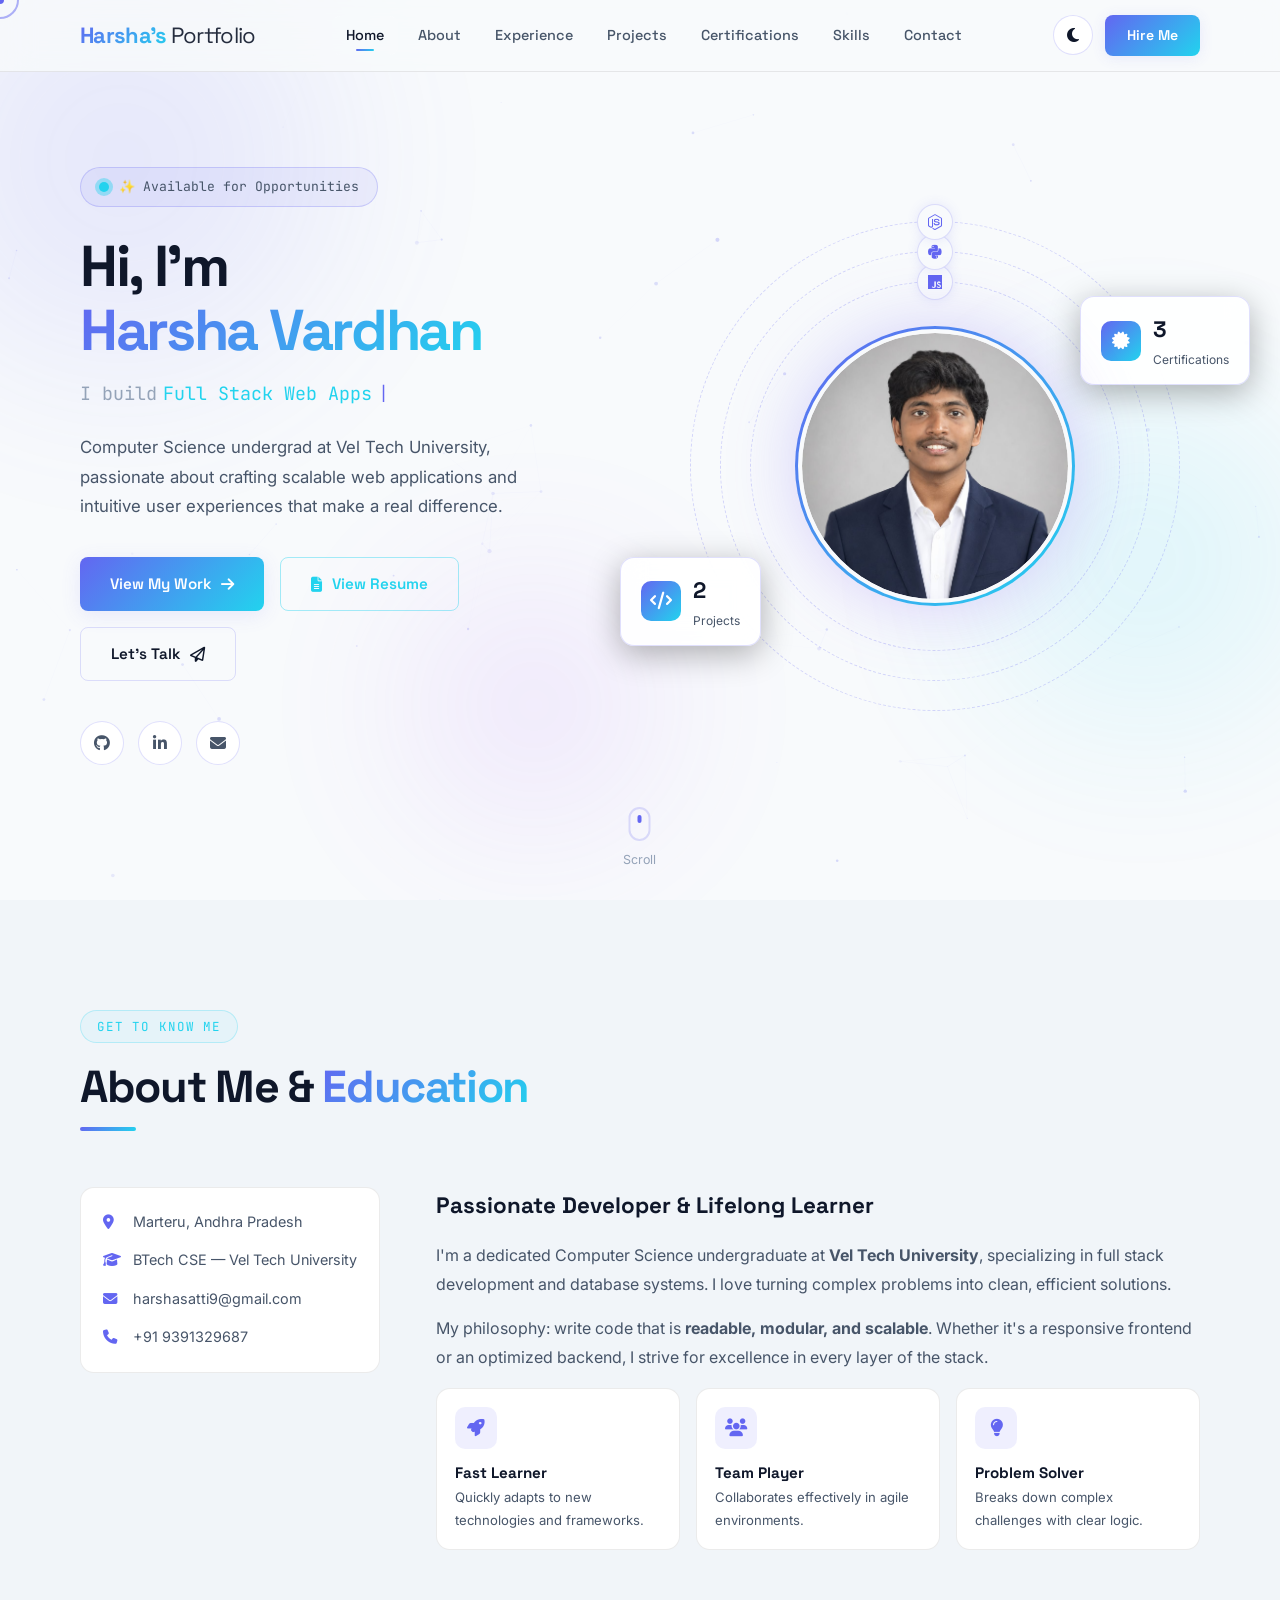
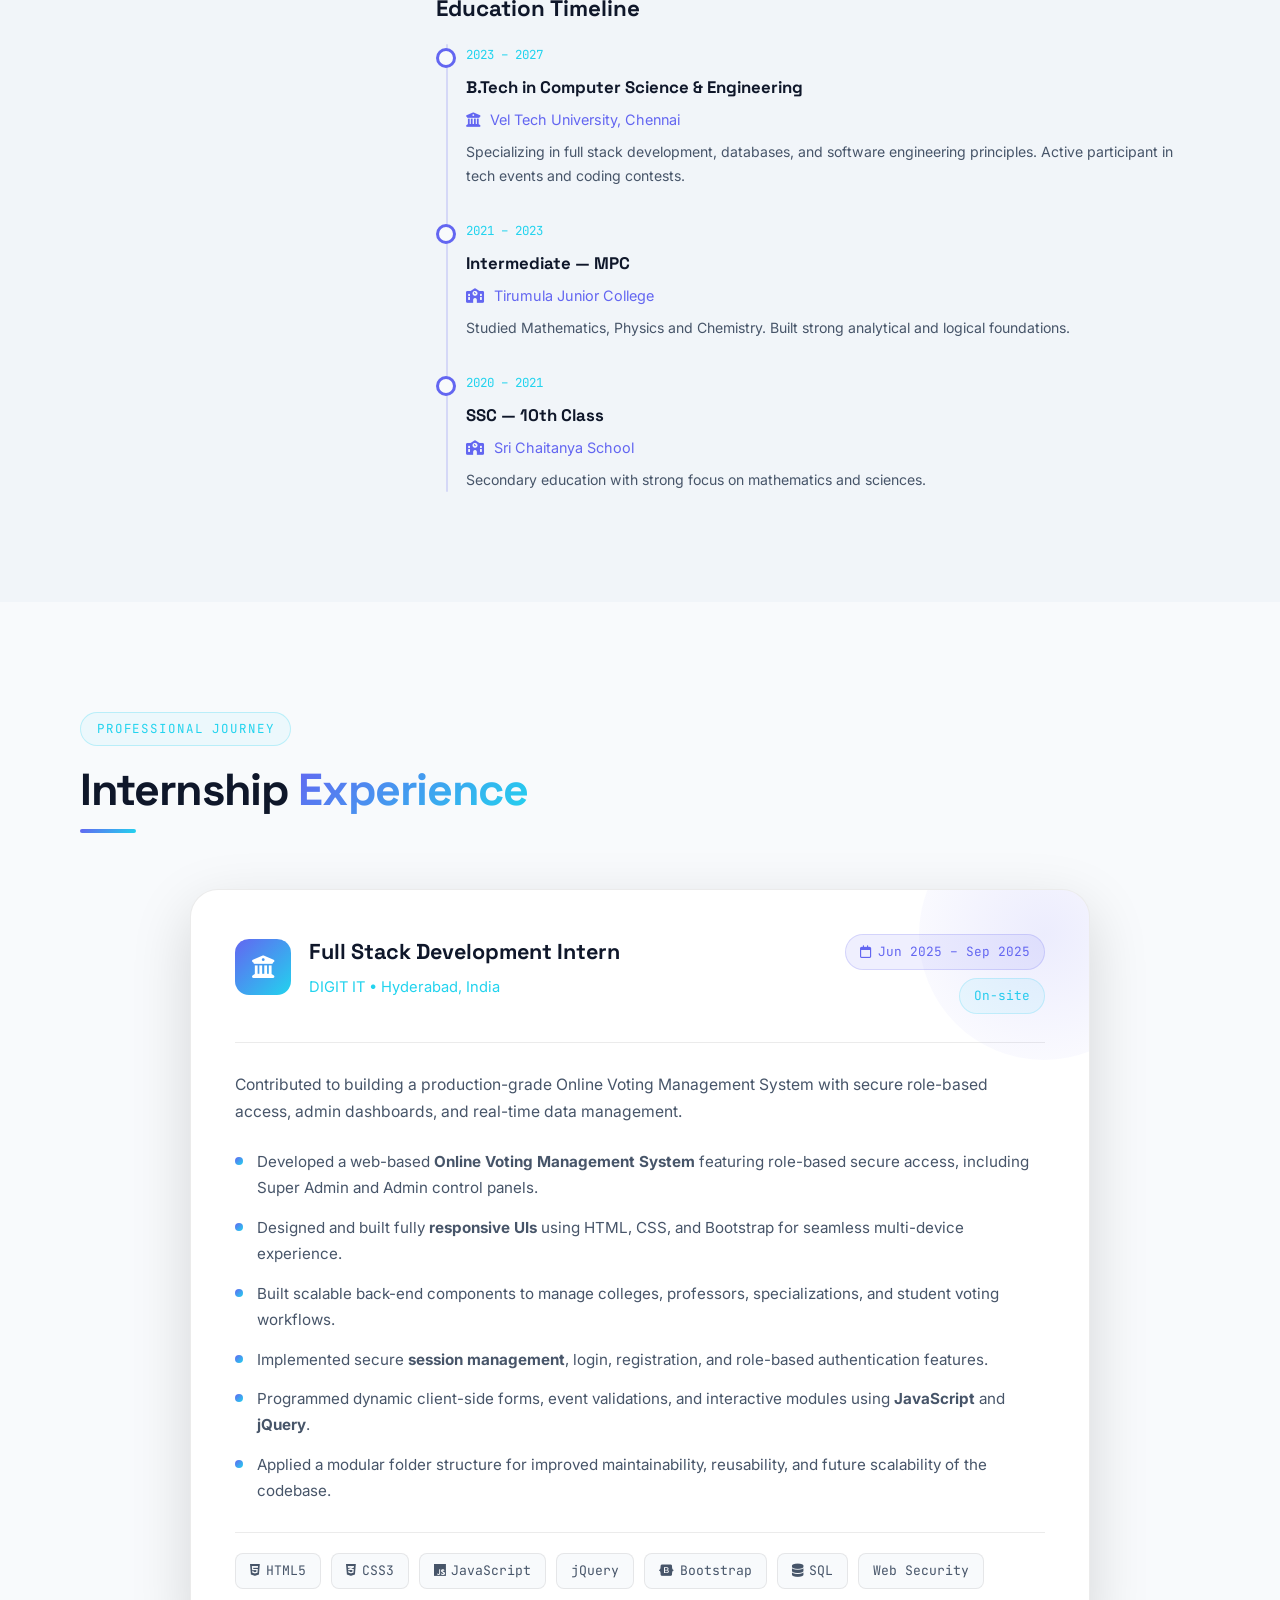
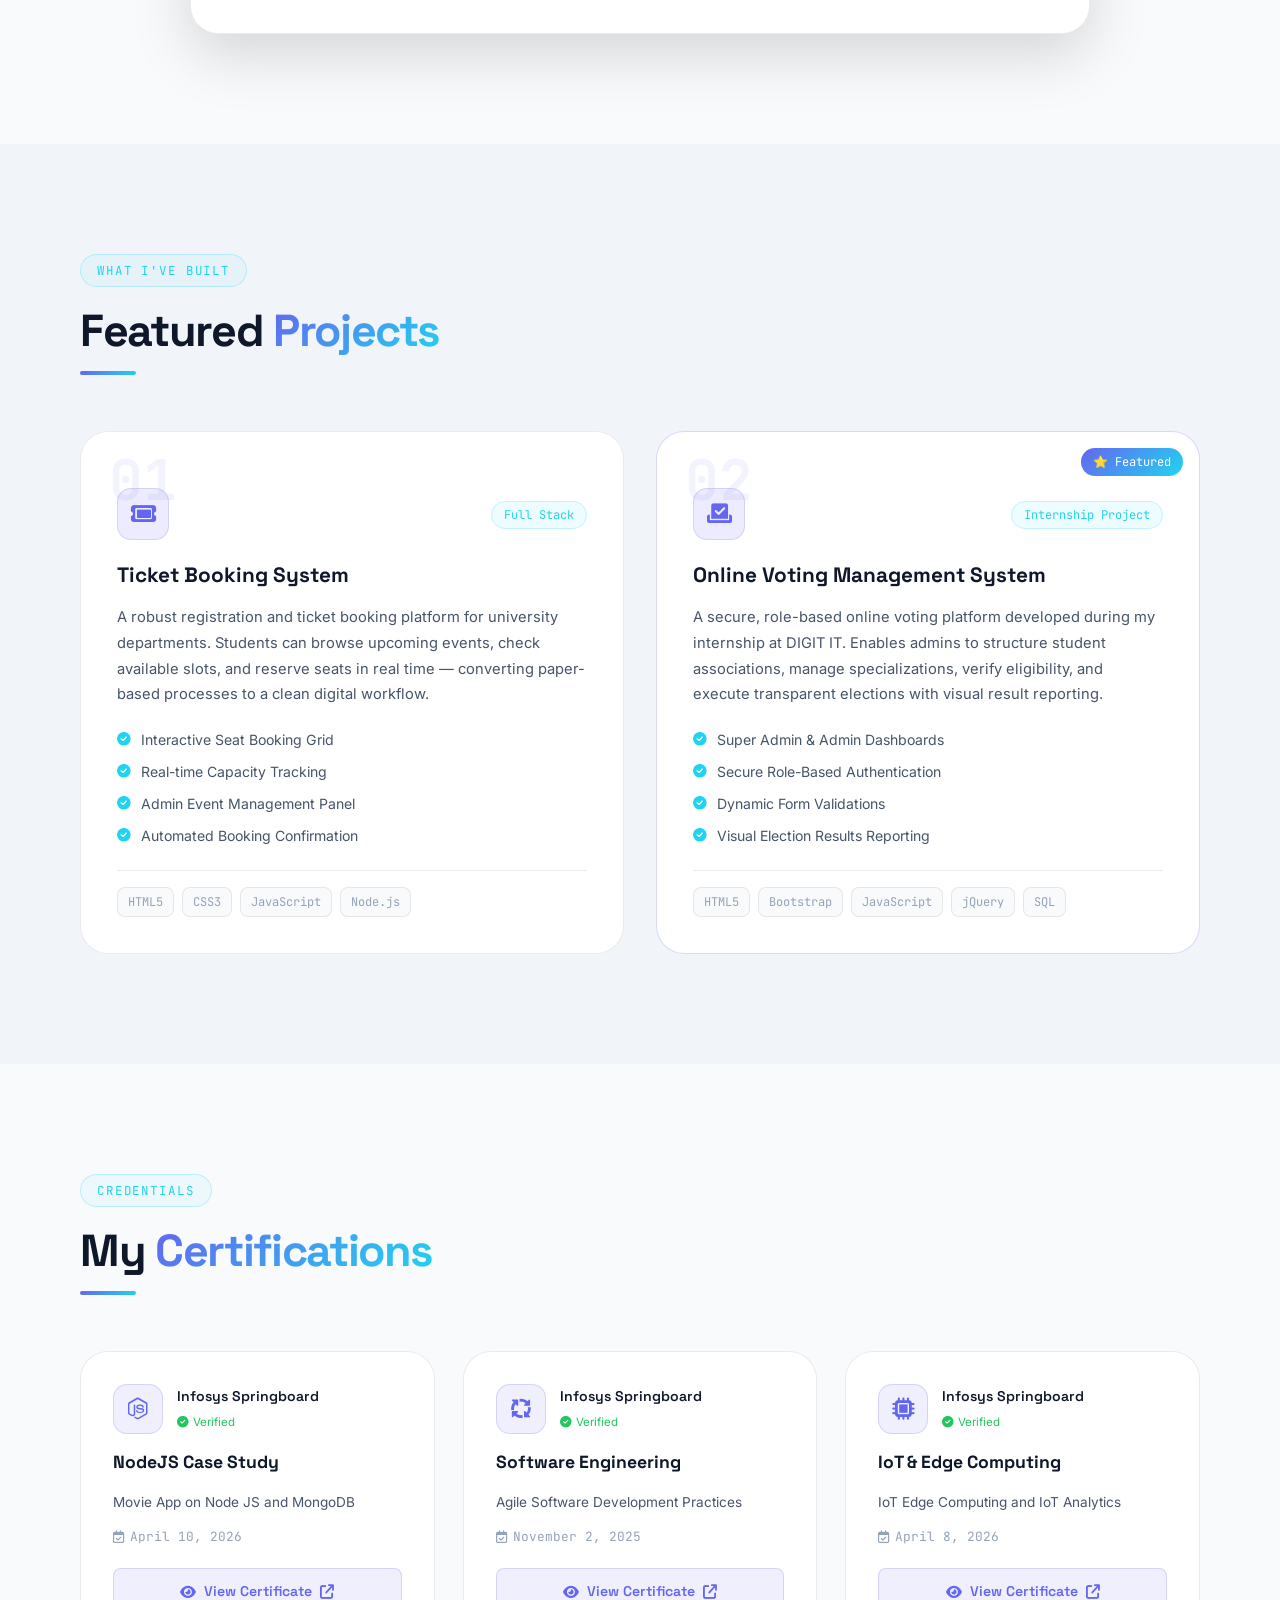
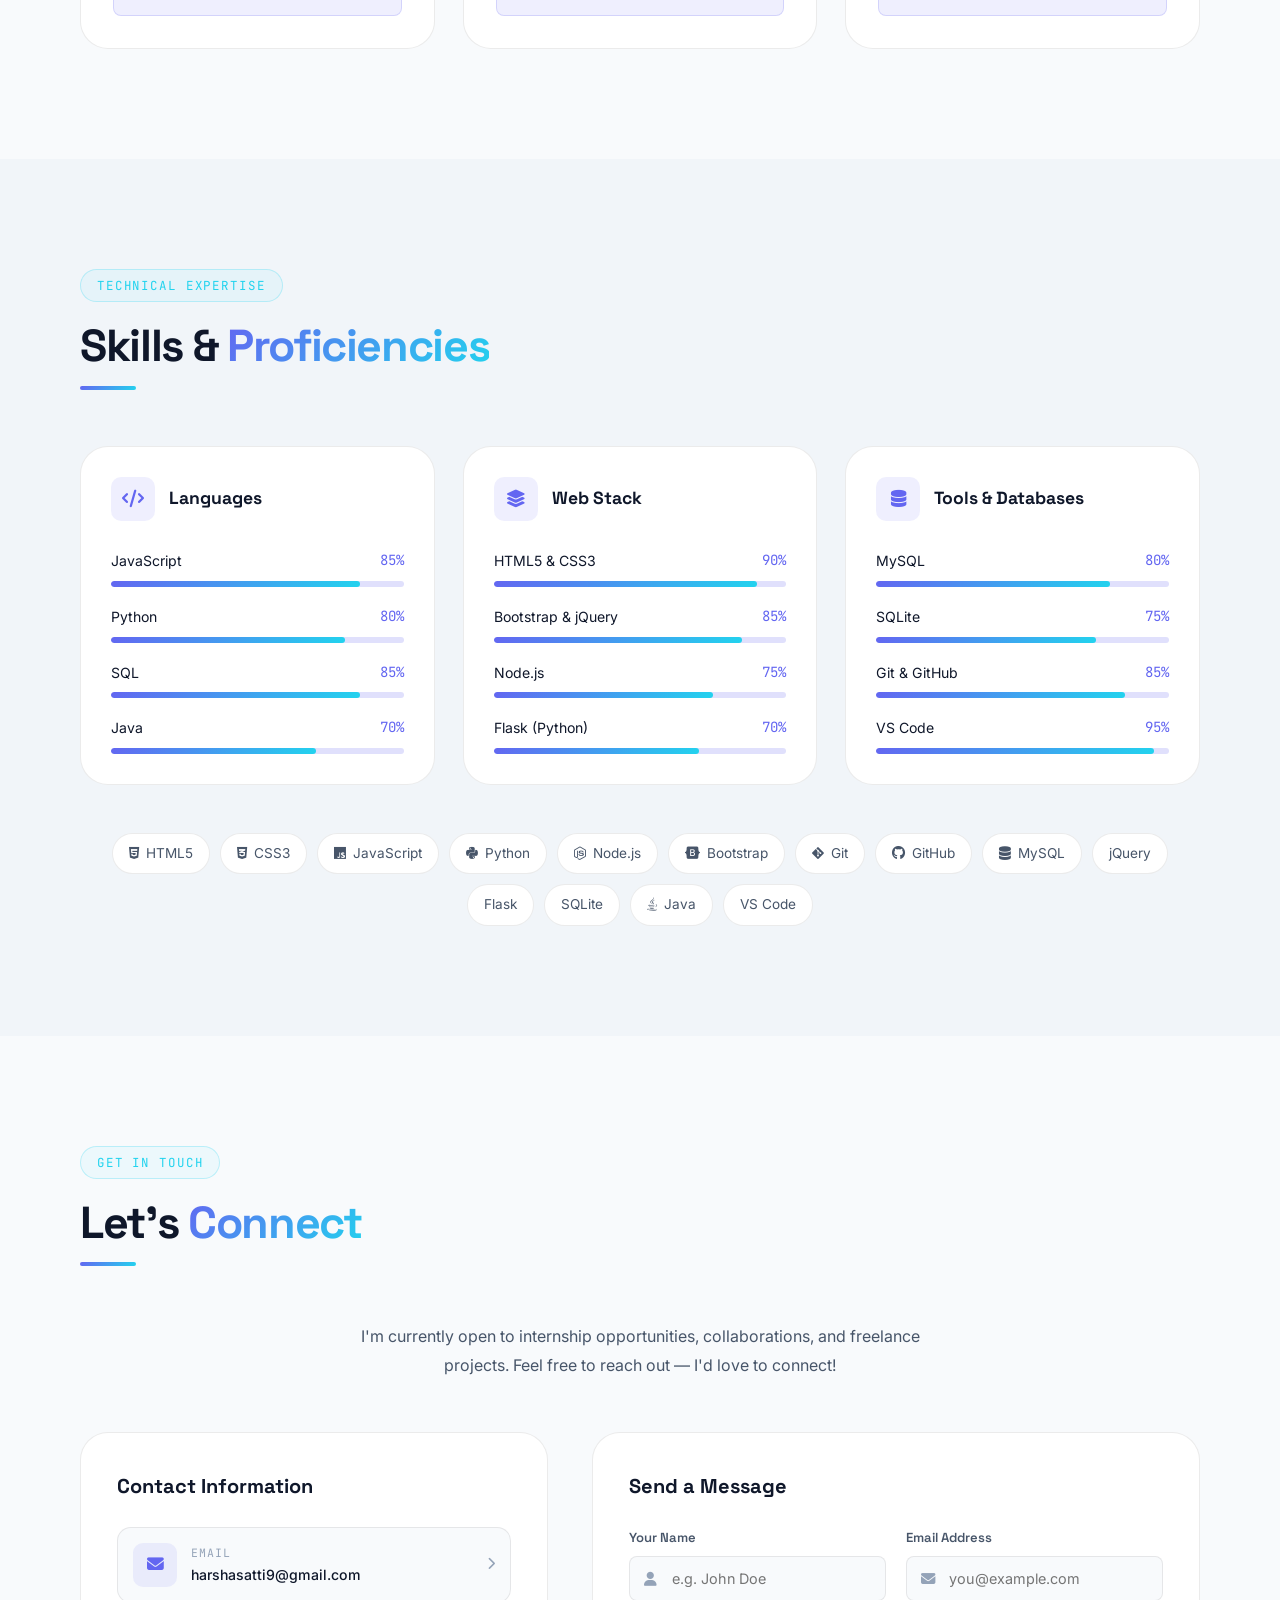
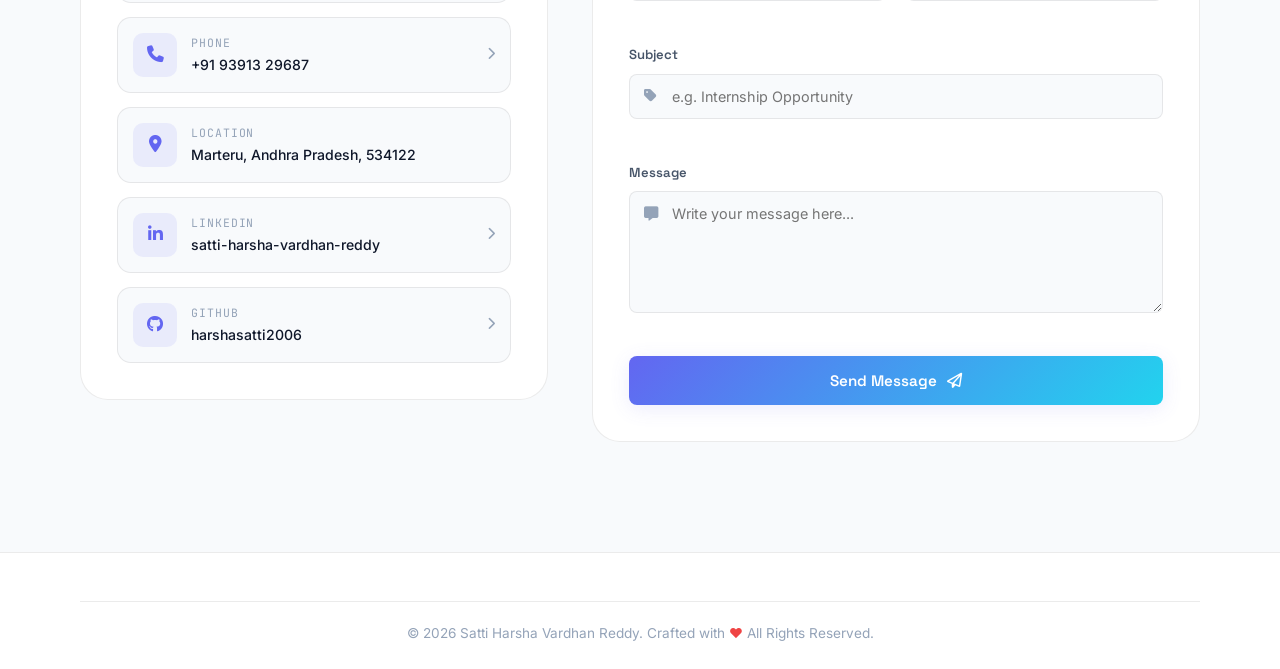
<file: index.html>
<!DOCTYPE html>
<html lang="en">
<head>
    <meta charset="UTF-8">
    <meta name="viewport" content="width=device-width, initial-scale=1.0">
    <title>Harsha Vardhan Reddy | Full Stack Developer</title>
    <meta name="description" content="Portfolio of Satti Harsha Vardhan Reddy — Full Stack Web Developer & CS Engineer. Explore projects, skills, certifications and more.">
    <meta name="keywords" content="Harsha Vardhan Reddy, Full Stack Developer, Web Developer, Portfolio, JavaScript, Python, NodeJS">
    <meta name="author" content="Satti Harsha Vardhan Reddy">
    <!-- Open Graph -->
    <meta property="og:title" content="Harsha Vardhan | Full Stack Developer Portfolio">
    <meta property="og:description" content="Professional portfolio of Satti Harsha Vardhan Reddy, Full Stack Web Developer & Computer Science student.">
    <meta property="og:type" content="website">
    <!-- Fonts -->
    <link rel="preconnect" href="https://fonts.googleapis.com">
    <link rel="preconnect" href="https://fonts.gstatic.com" crossorigin>
    <link href="https://fonts.googleapis.com/css2?family=Inter:wght@300;400;500;600;700;800;900&family=Space+Grotesk:wght@300;400;500;600;700&family=JetBrains+Mono:wght@400;500&display=swap" rel="stylesheet">
    <!-- Icons -->
    <link rel="stylesheet" href="https://cdnjs.cloudflare.com/ajax/libs/font-awesome/6.5.0/css/all.min.css">
    <link rel="stylesheet" href="style.css">
</head>
<body class="dark-mode">

    <!-- Scroll Progress Bar -->
    <div id="scroll-progress" role="progressbar" aria-label="Reading progress"></div>

    <!-- Custom Cursor -->
    <div class="cursor-dot" id="cursor-dot"></div>
    <div class="cursor-outline" id="cursor-outline"></div>

    <!-- ===================== NAVBAR ===================== -->
    <header id="navbar" class="navbar">
        <div class="nav-inner">
            <a href="#home" class="nav-logo" id="nav-logo-link">
                <span class="logo-name">Harsha's</span><span class="logo-text">Portfolio</span>
            </a>
            <nav class="nav-links" id="nav-links" role="navigation" aria-label="Main navigation">
                <a href="#home" class="nav-link active" id="nav-home">Home</a>
                <a href="#about" class="nav-link" id="nav-about">About</a>
                <a href="#experience" class="nav-link" id="nav-experience">Experience</a>
                <a href="#projects" class="nav-link" id="nav-projects">Projects</a>
                <a href="#certifications" class="nav-link" id="nav-certs">Certifications</a>
                <a href="#skills" class="nav-link" id="nav-skills">Skills</a>
                <a href="#contact" class="nav-link" id="nav-contact">Contact</a>
            </nav>
            <div class="nav-controls">
                <button id="theme-toggle" class="theme-toggle" aria-label="Toggle theme" title="Toggle dark/light mode">
                    <i class="fa-solid fa-moon" id="theme-icon"></i>
                </button>
                <a href="#contact" class="hire-btn" id="hire-btn">Hire Me</a>
                <button id="hamburger" class="hamburger" aria-label="Open menu" aria-expanded="false">
                    <span></span><span></span><span></span>
                </button>
            </div>
        </div>
        <!-- Mobile Drawer -->
        <div class="mobile-menu" id="mobile-menu" aria-hidden="true">
            <a href="#home" class="mob-link">Home</a>
            <a href="#about" class="mob-link">About</a>
            <a href="#experience" class="mob-link">Experience</a>
            <a href="#projects" class="mob-link">Projects</a>
            <a href="#certifications" class="mob-link">Certifications</a>
            <a href="#skills" class="mob-link">Skills</a>
            <a href="#contact" class="mob-link">Contact</a>
        </div>
    </header>

    <!-- ===================== HERO ===================== -->
    <section id="home" class="hero">
        <!-- Particle Canvas -->
        <canvas id="particles-canvas" aria-hidden="true"></canvas>
        <!-- Ambient blobs -->
        <div class="blob blob-1" aria-hidden="true"></div>
        <div class="blob blob-2" aria-hidden="true"></div>
        <div class="blob blob-3" aria-hidden="true"></div>

        <div class="hero-inner container">
            <div class="hero-text">
                <div class="hero-badge">
                    <span class="pulse-ring"></span>
                    <span class="badge-text">&#10024; Available for Opportunities</span>
                </div>
                <h1 class="hero-title">
                    Hi, I'm<br>
                    <span class="gradient-text" id="typewriter-name">Harsha Vardhan</span>
                </h1>
                <div class="hero-roles">
                    <span class="static-text">I build </span>
                    <span class="dynamic-text" id="dynamic-text"></span>
                    <span class="cursor-blink">|</span>
                </div>
                <p class="hero-desc">
                    Computer Science undergrad at Vel Tech University, passionate about crafting scalable web applications and intuitive user experiences that make a real difference.
                </p>
                <div class="hero-cta">
                    <a href="#projects" class="btn btn-primary" id="view-work-btn">
                        <span>View My Work</span>
                        <i class="fa-solid fa-arrow-right"></i>
                    </a>
                    <a href="resume.html" target="_blank" rel="noopener noreferrer" class="btn btn-resume" id="view-resume-btn" title="Open my resume in a new tab">
                        <i class="fa-solid fa-file-lines"></i>
                        <span>View Resume</span>
                    </a>
                    <a href="#contact" class="btn btn-ghost" id="contact-btn">
                        <span>Let's Talk</span>
                        <i class="fa-regular fa-paper-plane"></i>
                    </a>
                </div>
                <div class="hero-socials">
                    <a href="https://github.com/harshasatti2006" target="_blank" rel="noopener noreferrer" class="social-link" id="github-link" aria-label="GitHub">
                        <i class="fa-brands fa-github"></i>
                    </a>
                    <a href="https://www.linkedin.com/in/satti-harsha-vardhan-reddy-48015a358" target="_blank" rel="noopener noreferrer" class="social-link" id="linkedin-link" aria-label="LinkedIn">
                        <i class="fa-brands fa-linkedin-in"></i>
                    </a>
                    <a href="mailto:harshasatti9@gmail.com" class="social-link" id="email-link" aria-label="Email">
                        <i class="fa-solid fa-envelope"></i>
                    </a>
                </div>
            </div>

            <div class="hero-visual">
                <div class="avatar-orbit-wrapper">
                    <div class="orbit orbit-1" aria-hidden="true">
                        <div class="orbit-dot"><i class="fa-brands fa-js"></i></div>
                    </div>
                    <div class="orbit orbit-2" aria-hidden="true">
                        <div class="orbit-dot"><i class="fa-brands fa-python"></i></div>
                    </div>
                    <div class="orbit orbit-3" aria-hidden="true">
                        <div class="orbit-dot"><i class="fa-brands fa-node-js"></i></div>
                    </div>
                    <div class="avatar-glow" aria-hidden="true"></div>
                    <div class="avatar-ring" aria-hidden="true"></div>
                    <div class="avatar-frame">
                        <img src="images/profile.jpeg" alt="Satti Harsha Vardhan Reddy" class="avatar-photo" id="profile-photo">
                    </div>
                </div>
                <!-- Stats floating cards -->
                <div class="stat-card stat-card-1">
                    <div class="stat-icon"><i class="fa-solid fa-code"></i></div>
                    <div class="stat-info">
                        <span class="stat-num" data-target="2">0</span>
                        <span class="stat-label">Projects</span>
                    </div>
                </div>
                <div class="stat-card stat-card-2">
                    <div class="stat-icon"><i class="fa-solid fa-certificate"></i></div>
                    <div class="stat-info">
                        <span class="stat-num" data-target="3">0</span>
                        <span class="stat-label">Certifications</span>
                    </div>
                </div>
            </div>
        </div>

        <div class="scroll-hint" aria-label="Scroll down">
            <div class="scroll-mouse">
                <div class="scroll-wheel"></div>
            </div>
            <span>Scroll</span>
        </div>
    </section>

    <!-- ===================== ABOUT ===================== -->
    <section id="about" class="section about-section reveal">
        <div class="container">
            <div class="section-tag">Get to Know Me</div>
            <h2 class="section-heading">About Me &amp; <span class="gradient-text">Education</span></h2>
            <div class="section-divider"></div>

            <div class="about-layout">
                <div class="about-left">
                    <div class="quick-info">
                        <div class="qi-item">
                            <i class="fa-solid fa-location-dot"></i>
                            <span>Marteru, Andhra Pradesh</span>
                        </div>
                        <div class="qi-item">
                            <i class="fa-solid fa-graduation-cap"></i>
                            <span>BTech CSE — Vel Tech University</span>
                        </div>
                        <div class="qi-item">
                            <i class="fa-solid fa-envelope"></i>
                            <span>harshasatti9@gmail.com</span>
                        </div>
                        <div class="qi-item">
                            <i class="fa-solid fa-phone"></i>
                            <span>+91 9391329687</span>
                        </div>
                    </div>
                </div>
                <div class="about-right">
                    <h3 class="about-subtitle">Passionate Developer &amp; Lifelong Learner</h3>
                    <p class="about-para">
                        I'm a dedicated Computer Science undergraduate at <strong>Vel Tech University</strong>, specializing in full stack development and database systems. I love turning complex problems into clean, efficient solutions.
                    </p>
                    <p class="about-para">
                        My philosophy: write code that is <strong>readable, modular, and scalable</strong>. Whether it's a responsive frontend or an optimized backend, I strive for excellence in every layer of the stack.
                    </p>
                    <div class="about-highlights">
                        <div class="hl-item">
                            <div class="hl-icon"><i class="fa-solid fa-rocket"></i></div>
                            <div>
                                <strong>Fast Learner</strong>
                                <p>Quickly adapts to new technologies and frameworks.</p>
                            </div>
                        </div>
                        <div class="hl-item">
                            <div class="hl-icon"><i class="fa-solid fa-users"></i></div>
                            <div>
                                <strong>Team Player</strong>
                                <p>Collaborates effectively in agile environments.</p>
                            </div>
                        </div>
                        <div class="hl-item">
                            <div class="hl-icon"><i class="fa-solid fa-lightbulb"></i></div>
                            <div>
                                <strong>Problem Solver</strong>
                                <p>Breaks down complex challenges with clear logic.</p>
                            </div>
                        </div>
                    </div>

                    <h3 class="about-subtitle" style="margin-top:40px;">Education Timeline</h3>
                    <div class="timeline">
                        <div class="tl-item">
                            <div class="tl-marker">
                                <div class="tl-dot"></div>
                            </div>
                            <div class="tl-content">
                                <div class="tl-year">2023 – 2027</div>
                                <h4 class="tl-title">B.Tech in Computer Science &amp; Engineering</h4>
                                <p class="tl-inst"><i class="fa-solid fa-university"></i> Vel Tech University, Chennai</p>
                                <p class="tl-desc">Specializing in full stack development, databases, and software engineering principles. Active participant in tech events and coding contests.</p>
                            </div>
                        </div>
                        <div class="tl-item">
                            <div class="tl-marker">
                                <div class="tl-dot"></div>
                            </div>
                            <div class="tl-content">
                                <div class="tl-year">2021 – 2023</div>
                                <h4 class="tl-title">Intermediate — MPC</h4>
                                <p class="tl-inst"><i class="fa-solid fa-school"></i> Tirumula Junior College</p>
                                <p class="tl-desc">Studied Mathematics, Physics and Chemistry. Built strong analytical and logical foundations.</p>
                            </div>
                        </div>
                        <div class="tl-item">
                            <div class="tl-marker">
                                <div class="tl-dot"></div>
                            </div>
                            <div class="tl-content">
                                <div class="tl-year">2020 – 2021</div>
                                <h4 class="tl-title">SSC — 10th Class</h4>
                                <p class="tl-inst"><i class="fa-solid fa-school"></i> Sri Chaitanya School</p>
                                <p class="tl-desc">Secondary education with strong focus on mathematics and sciences.</p>
                            </div>
                        </div>
                    </div>
                </div>
            </div>
        </div>
    </section>

    <!-- ===================== EXPERIENCE ===================== -->
    <section id="experience" class="section experience-section reveal">
        <div class="container">
            <div class="section-tag">Professional Journey</div>
            <h2 class="section-heading">Internship <span class="gradient-text">Experience</span></h2>
            <div class="section-divider"></div>

            <div class="exp-card">
                <div class="exp-glow" aria-hidden="true"></div>
                <div class="exp-top">
                    <div class="exp-company-block">
                        <div class="exp-company-logo">
                            <i class="fa-solid fa-building-columns"></i>
                        </div>
                        <div>
                            <h3 class="exp-role">Full Stack Development Intern</h3>
                            <p class="exp-company">DIGIT IT &bull; Hyderabad, India</p>
                        </div>
                    </div>
                    <div class="exp-duration-block">
                        <span class="exp-duration-badge">
                            <i class="fa-regular fa-calendar"></i>
                            Jun 2025 – Sep 2025
                        </span>
                        <span class="exp-type-badge">On-site</span>
                    </div>
                </div>
                <div class="exp-body">
                    <p class="exp-summary">Contributed to building a production-grade Online Voting Management System with secure role-based access, admin dashboards, and real-time data management.</p>
                    <ul class="exp-achievements">
                        <li>
                            <span class="ach-dot"></span>
                            <span>Developed a web-based <strong>Online Voting Management System</strong> featuring role-based secure access, including Super Admin and Admin control panels.</span>
                        </li>
                        <li>
                            <span class="ach-dot"></span>
                            <span>Designed and built fully <strong>responsive UIs</strong> using HTML, CSS, and Bootstrap for seamless multi-device experience.</span>
                        </li>
                        <li>
                            <span class="ach-dot"></span>
                            <span>Built scalable back-end components to manage colleges, professors, specializations, and student voting workflows.</span>
                        </li>
                        <li>
                            <span class="ach-dot"></span>
                            <span>Implemented secure <strong>session management</strong>, login, registration, and role-based authentication features.</span>
                        </li>
                        <li>
                            <span class="ach-dot"></span>
                            <span>Programmed dynamic client-side forms, event validations, and interactive modules using <strong>JavaScript</strong> and <strong>jQuery</strong>.</span>
                        </li>
                        <li>
                            <span class="ach-dot"></span>
                            <span>Applied a modular folder structure for improved maintainability, reusability, and future scalability of the codebase.</span>
                        </li>
                    </ul>
                    <div class="exp-stack">
                        <span class="stack-tag"><i class="fa-brands fa-html5"></i> HTML5</span>
                        <span class="stack-tag"><i class="fa-brands fa-css3-alt"></i> CSS3</span>
                        <span class="stack-tag"><i class="fa-brands fa-js"></i> JavaScript</span>
                        <span class="stack-tag">jQuery</span>
                        <span class="stack-tag"><i class="fa-brands fa-bootstrap"></i> Bootstrap</span>
                        <span class="stack-tag"><i class="fa-solid fa-database"></i> SQL</span>
                        <span class="stack-tag">Web Security</span>
                    </div>
                </div>
            </div>
        </div>
    </section>

    <!-- ===================== PROJECTS ===================== -->
    <section id="projects" class="section projects-section reveal">
        <div class="container">
            <div class="section-tag">What I've Built</div>
            <h2 class="section-heading">Featured <span class="gradient-text">Projects</span></h2>
            <div class="section-divider"></div>

            <div class="projects-grid">
                <!-- Project 1 -->
                <div class="proj-card" id="project-ticket">
                    <div class="proj-number">01</div>
                    <div class="proj-top">
                        <div class="proj-icon-wrap">
                            <i class="fa-solid fa-ticket"></i>
                        </div>
                        <div class="proj-links-top">
                            <span class="proj-badge">Full Stack</span>
                        </div>
                    </div>
                    <h3 class="proj-title">Ticket Booking System</h3>
                    <p class="proj-desc">A robust registration and ticket booking platform for university departments. Students can browse upcoming events, check available slots, and reserve seats in real time — converting paper-based processes to a clean digital workflow.</p>
                    <ul class="proj-features">
                        <li><i class="fa-solid fa-check-circle"></i> Interactive Seat Booking Grid</li>
                        <li><i class="fa-solid fa-check-circle"></i> Real-time Capacity Tracking</li>
                        <li><i class="fa-solid fa-check-circle"></i> Admin Event Management Panel</li>
                        <li><i class="fa-solid fa-check-circle"></i> Automated Booking Confirmation</li>
                    </ul>
                    <div class="proj-tech-bar">
                        <span>HTML5</span>
                        <span>CSS3</span>
                        <span>JavaScript</span>
                        <span>Node.js</span>
                    </div>
                </div>

                <!-- Project 2 -->
                <div class="proj-card featured" id="project-voting">
                    <div class="proj-featured-tag">⭐ Featured</div>
                    <div class="proj-number">02</div>
                    <div class="proj-top">
                        <div class="proj-icon-wrap">
                            <i class="fa-solid fa-vote-yea"></i>
                        </div>
                        <div class="proj-links-top">
                            <span class="proj-badge">Internship Project</span>
                        </div>
                    </div>
                    <h3 class="proj-title">Online Voting Management System</h3>
                    <p class="proj-desc">A secure, role-based online voting platform developed during my internship at DIGIT IT. Enables admins to structure student associations, manage specializations, verify eligibility, and execute transparent elections with visual result reporting.</p>
                    <ul class="proj-features">
                        <li><i class="fa-solid fa-check-circle"></i> Super Admin & Admin Dashboards</li>
                        <li><i class="fa-solid fa-check-circle"></i> Secure Role-Based Authentication</li>
                        <li><i class="fa-solid fa-check-circle"></i> Dynamic Form Validations</li>
                        <li><i class="fa-solid fa-check-circle"></i> Visual Election Results Reporting</li>
                    </ul>
                    <div class="proj-tech-bar">
                        <span>HTML5</span>
                        <span>Bootstrap</span>
                        <span>JavaScript</span>
                        <span>jQuery</span>
                        <span>SQL</span>
                    </div>
                </div>
            </div>
        </div>
    </section>

    <!-- ===================== CERTIFICATIONS ===================== -->
    <section id="certifications" class="section certs-section reveal">
        <div class="container">
            <div class="section-tag">Credentials</div>
            <h2 class="section-heading">My <span class="gradient-text">Certifications</span></h2>
            <div class="section-divider"></div>

            <div class="certs-grid">
                <!-- Cert 1 -->
                <div class="cert-card" id="cert-nodejs">
                    <div class="cert-shimmer" aria-hidden="true"></div>
                    <div class="cert-header">
                        <div class="cert-badge-icon">
                            <i class="fa-brands fa-node-js"></i>
                        </div>
                        <div class="cert-issuer-wrap">
                            <span class="cert-issuer-name">Infosys Springboard</span>
                            <span class="cert-verified"><i class="fa-solid fa-circle-check"></i> Verified</span>
                        </div>
                    </div>
                    <h3 class="cert-title">NodeJS Case Study</h3>
                    <p class="cert-subtitle">Movie App on Node JS and MongoDB</p>
                    <div class="cert-meta-row">
                        <span class="cert-date"><i class="fa-regular fa-calendar-check"></i> April 10, 2026</span>
                    </div>
                    <a href="images/cert_nodejs.png" target="_blank" rel="noopener noreferrer" class="cert-view-btn" id="cert-view-nodejs">
                        <i class="fa-solid fa-eye"></i>
                        <span>View Certificate</span>
                        <i class="fa-solid fa-arrow-up-right-from-square"></i>
                    </a>
                </div>

                <!-- Cert 2 -->
                <div class="cert-card" id="cert-agile">
                    <div class="cert-shimmer" aria-hidden="true"></div>
                    <div class="cert-header">
                        <div class="cert-badge-icon">
                            <i class="fa-solid fa-arrows-spin"></i>
                        </div>
                        <div class="cert-issuer-wrap">
                            <span class="cert-issuer-name">Infosys Springboard</span>
                            <span class="cert-verified"><i class="fa-solid fa-circle-check"></i> Verified</span>
                        </div>
                    </div>
                    <h3 class="cert-title">Software Engineering</h3>
                    <p class="cert-subtitle">Agile Software Development Practices</p>
                    <div class="cert-meta-row">
                        <span class="cert-date"><i class="fa-regular fa-calendar-check"></i> November 2, 2025</span>
                    </div>
                    <a href="images/cert_agile.png" target="_blank" rel="noopener noreferrer" class="cert-view-btn" id="cert-view-agile">
                        <i class="fa-solid fa-eye"></i>
                        <span>View Certificate</span>
                        <i class="fa-solid fa-arrow-up-right-from-square"></i>
                    </a>
                </div>

                <!-- Cert 3 -->
                <div class="cert-card" id="cert-iot">
                    <div class="cert-shimmer" aria-hidden="true"></div>
                    <div class="cert-header">
                        <div class="cert-badge-icon">
                            <i class="fa-solid fa-microchip"></i>
                        </div>
                        <div class="cert-issuer-wrap">
                            <span class="cert-issuer-name">Infosys Springboard</span>
                            <span class="cert-verified"><i class="fa-solid fa-circle-check"></i> Verified</span>
                        </div>
                    </div>
                    <h3 class="cert-title">IoT &amp; Edge Computing</h3>
                    <p class="cert-subtitle">IoT Edge Computing and IoT Analytics</p>
                    <div class="cert-meta-row">
                        <span class="cert-date"><i class="fa-regular fa-calendar-check"></i> April 8, 2026</span>
                    </div>
                    <a href="images/cert_iot.png" target="_blank" rel="noopener noreferrer" class="cert-view-btn" id="cert-view-iot">
                        <i class="fa-solid fa-eye"></i>
                        <span>View Certificate</span>
                        <i class="fa-solid fa-arrow-up-right-from-square"></i>
                    </a>
                </div>
            </div>
        </div>
    </section>

    <!-- ===================== SKILLS ===================== -->
    <section id="skills" class="section skills-section reveal">
        <div class="container">
            <div class="section-tag">Technical Expertise</div>
            <h2 class="section-heading">Skills &amp; <span class="gradient-text">Proficiencies</span></h2>
            <div class="section-divider"></div>

            <div class="skills-layout">
                <!-- Skill Category 1 -->
                <div class="skill-category" id="skills-languages">
                    <div class="skill-cat-header">
                        <div class="skill-cat-icon"><i class="fa-solid fa-code"></i></div>
                        <h3>Languages</h3>
                    </div>
                    <div class="skill-bars">
                        <div class="skill-item">
                            <div class="skill-meta"><span>JavaScript</span><span class="skill-pct">85%</span></div>
                            <div class="skill-track"><div class="skill-fill" data-w="85"></div></div>
                        </div>
                        <div class="skill-item">
                            <div class="skill-meta"><span>Python</span><span class="skill-pct">80%</span></div>
                            <div class="skill-track"><div class="skill-fill" data-w="80"></div></div>
                        </div>
                        <div class="skill-item">
                            <div class="skill-meta"><span>SQL</span><span class="skill-pct">85%</span></div>
                            <div class="skill-track"><div class="skill-fill" data-w="85"></div></div>
                        </div>
                        <div class="skill-item">
                            <div class="skill-meta"><span>Java</span><span class="skill-pct">70%</span></div>
                            <div class="skill-track"><div class="skill-fill" data-w="70"></div></div>
                        </div>
                    </div>
                </div>

                <!-- Skill Category 2 -->
                <div class="skill-category" id="skills-web">
                    <div class="skill-cat-header">
                        <div class="skill-cat-icon"><i class="fa-solid fa-layer-group"></i></div>
                        <h3>Web Stack</h3>
                    </div>
                    <div class="skill-bars">
                        <div class="skill-item">
                            <div class="skill-meta"><span>HTML5 &amp; CSS3</span><span class="skill-pct">90%</span></div>
                            <div class="skill-track"><div class="skill-fill" data-w="90"></div></div>
                        </div>
                        <div class="skill-item">
                            <div class="skill-meta"><span>Bootstrap &amp; jQuery</span><span class="skill-pct">85%</span></div>
                            <div class="skill-track"><div class="skill-fill" data-w="85"></div></div>
                        </div>
                        <div class="skill-item">
                            <div class="skill-meta"><span>Node.js</span><span class="skill-pct">75%</span></div>
                            <div class="skill-track"><div class="skill-fill" data-w="75"></div></div>
                        </div>
                        <div class="skill-item">
                            <div class="skill-meta"><span>Flask (Python)</span><span class="skill-pct">70%</span></div>
                            <div class="skill-track"><div class="skill-fill" data-w="70"></div></div>
                        </div>
                    </div>
                </div>

                <!-- Skill Category 3 -->
                <div class="skill-category" id="skills-tools">
                    <div class="skill-cat-header">
                        <div class="skill-cat-icon"><i class="fa-solid fa-database"></i></div>
                        <h3>Tools &amp; Databases</h3>
                    </div>
                    <div class="skill-bars">
                        <div class="skill-item">
                            <div class="skill-meta"><span>MySQL</span><span class="skill-pct">80%</span></div>
                            <div class="skill-track"><div class="skill-fill" data-w="80"></div></div>
                        </div>
                        <div class="skill-item">
                            <div class="skill-meta"><span>SQLite</span><span class="skill-pct">75%</span></div>
                            <div class="skill-track"><div class="skill-fill" data-w="75"></div></div>
                        </div>
                        <div class="skill-item">
                            <div class="skill-meta"><span>Git &amp; GitHub</span><span class="skill-pct">85%</span></div>
                            <div class="skill-track"><div class="skill-fill" data-w="85"></div></div>
                        </div>
                        <div class="skill-item">
                            <div class="skill-meta"><span>VS Code</span><span class="skill-pct">95%</span></div>
                            <div class="skill-track"><div class="skill-fill" data-w="95"></div></div>
                        </div>
                    </div>
                </div>
            </div>

            <!-- Tech Tag Cloud -->
            <div class="tech-cloud" aria-label="Technology tags">
                <span class="tech-chip"><i class="fa-brands fa-html5"></i> HTML5</span>
                <span class="tech-chip"><i class="fa-brands fa-css3-alt"></i> CSS3</span>
                <span class="tech-chip"><i class="fa-brands fa-js"></i> JavaScript</span>
                <span class="tech-chip"><i class="fa-brands fa-python"></i> Python</span>
                <span class="tech-chip"><i class="fa-brands fa-node-js"></i> Node.js</span>
                <span class="tech-chip"><i class="fa-brands fa-bootstrap"></i> Bootstrap</span>
                <span class="tech-chip"><i class="fa-brands fa-git-alt"></i> Git</span>
                <span class="tech-chip"><i class="fa-brands fa-github"></i> GitHub</span>
                <span class="tech-chip"><i class="fa-solid fa-database"></i> MySQL</span>
                <span class="tech-chip">jQuery</span>
                <span class="tech-chip">Flask</span>
                <span class="tech-chip">SQLite</span>
                <span class="tech-chip"><i class="fa-brands fa-java"></i> Java</span>
                <span class="tech-chip">VS Code</span>
            </div>
        </div>
    </section>

    <!-- ===================== CONTACT ===================== -->
    <section id="contact" class="section contact-section reveal">
        <div class="container">
            <div class="section-tag">Get In Touch</div>
            <h2 class="section-heading">Let's <span class="gradient-text">Connect</span></h2>
            <div class="section-divider"></div>
            <p class="contact-intro-text">I'm currently open to internship opportunities, collaborations, and freelance projects. Feel free to reach out — I'd love to connect!</p>

            <div class="contact-layout">
                <!-- Contact Info -->
                <div class="contact-info-panel">
                    <h3 class="contact-panel-title">Contact Information</h3>
                    <div class="contact-items">
                        <a href="mailto:harshasatti9@gmail.com" class="contact-item" id="contact-email">
                            <div class="ci-icon"><i class="fa-solid fa-envelope"></i></div>
                            <div class="ci-text">
                                <span class="ci-label">Email</span>
                                <span class="ci-val">harshasatti9@gmail.com</span>
                            </div>
                            <i class="fa-solid fa-chevron-right ci-arrow"></i>
                        </a>
                        <a href="tel:+919391329687" class="contact-item" id="contact-phone">
                            <div class="ci-icon"><i class="fa-solid fa-phone"></i></div>
                            <div class="ci-text">
                                <span class="ci-label">Phone</span>
                                <span class="ci-val">+91 93913 29687</span>
                            </div>
                            <i class="fa-solid fa-chevron-right ci-arrow"></i>
                        </a>
                        <div class="contact-item">
                            <div class="ci-icon"><i class="fa-solid fa-location-dot"></i></div>
                            <div class="ci-text">
                                <span class="ci-label">Location</span>
                                <span class="ci-val">Marteru, Andhra Pradesh, 534122</span>
                            </div>
                        </div>
                        <a href="https://www.linkedin.com/in/satti-harsha-vardhan-reddy-48015a358" target="_blank" rel="noopener noreferrer" class="contact-item" id="contact-linkedin">
                            <div class="ci-icon"><i class="fa-brands fa-linkedin-in"></i></div>
                            <div class="ci-text">
                                <span class="ci-label">LinkedIn</span>
                                <span class="ci-val">satti-harsha-vardhan-reddy</span>
                            </div>
                            <i class="fa-solid fa-chevron-right ci-arrow"></i>
                        </a>
                        <a href="https://github.com/harshasatti2006" target="_blank" rel="noopener noreferrer" class="contact-item" id="contact-github">
                            <div class="ci-icon"><i class="fa-brands fa-github"></i></div>
                            <div class="ci-text">
                                <span class="ci-label">GitHub</span>
                                <span class="ci-val">harshasatti2006</span>
                            </div>
                            <i class="fa-solid fa-chevron-right ci-arrow"></i>
                        </a>
                    </div>
                </div>

                <!-- Contact Form -->
                <div class="contact-form-panel">
                    <h3 class="contact-panel-title">Send a Message</h3>
                    <form id="contact-form" class="contact-form" novalidate>
                        <!-- Get your free access key from https://web3forms.com/ and paste it below to receive messages in your email -->
                        <input type="hidden" name="access_key" value="ca7e2356-2583-49c8-898c-b5e9139f075e">
                        <div class="form-row">
                            <div class="form-field">
                                <label for="name">Your Name</label>
                                <div class="input-wrap">
                                    <i class="fa-solid fa-user"></i>
                                    <input type="text" id="name" name="name" placeholder="e.g. John Doe" required autocomplete="name">
                                </div>
                                <span class="field-error" id="name-error"></span>
                            </div>
                            <div class="form-field">
                                <label for="email">Email Address</label>
                                <div class="input-wrap">
                                    <i class="fa-solid fa-envelope"></i>
                                    <input type="email" id="email" name="email" placeholder="you@example.com" required autocomplete="email">
                                </div>
                                <span class="field-error" id="email-error"></span>
                            </div>
                        </div>
                        <div class="form-field">
                            <label for="subject">Subject</label>
                            <div class="input-wrap">
                                <i class="fa-solid fa-tag"></i>
                                <input type="text" id="subject" name="subject" placeholder="e.g. Internship Opportunity" required>
                            </div>
                            <span class="field-error" id="subject-error"></span>
                        </div>
                        <div class="form-field">
                            <label for="message">Message</label>
                            <div class="input-wrap textarea-wrap">
                                <i class="fa-solid fa-message"></i>
                                <textarea id="message" name="message" rows="5" placeholder="Write your message here..." required></textarea>
                            </div>
                            <span class="field-error" id="message-error"></span>
                        </div>
                        <button type="submit" class="btn btn-primary submit-btn" id="submit-btn">
                            <span>Send Message</span>
                            <i class="fa-regular fa-paper-plane"></i>
                        </button>
                        <div class="form-success" id="form-success" aria-live="polite">
                            <i class="fa-solid fa-circle-check"></i>
                            <span>Message sent! I'll get back to you soon.</span>
                        </div>
                    </form>
                </div>
            </div>
        </div>
    </section>

    <!-- ===================== FOOTER ===================== -->
    <footer class="footer">
        <div class="container">

            <div class="footer-bottom">
                <p>&copy; 2026 Satti Harsha Vardhan Reddy. Crafted with <span class="heart">&#10084;</span> All Rights Reserved.</p>
            </div>
        </div>
    </footer>

    <!-- Back to Top -->
    <button id="back-to-top" class="back-to-top" aria-label="Back to top" title="Back to top">
        <i class="fa-solid fa-chevron-up"></i>
    </button>

    <script src="script.js"></script>
</body>
</html>
</file>
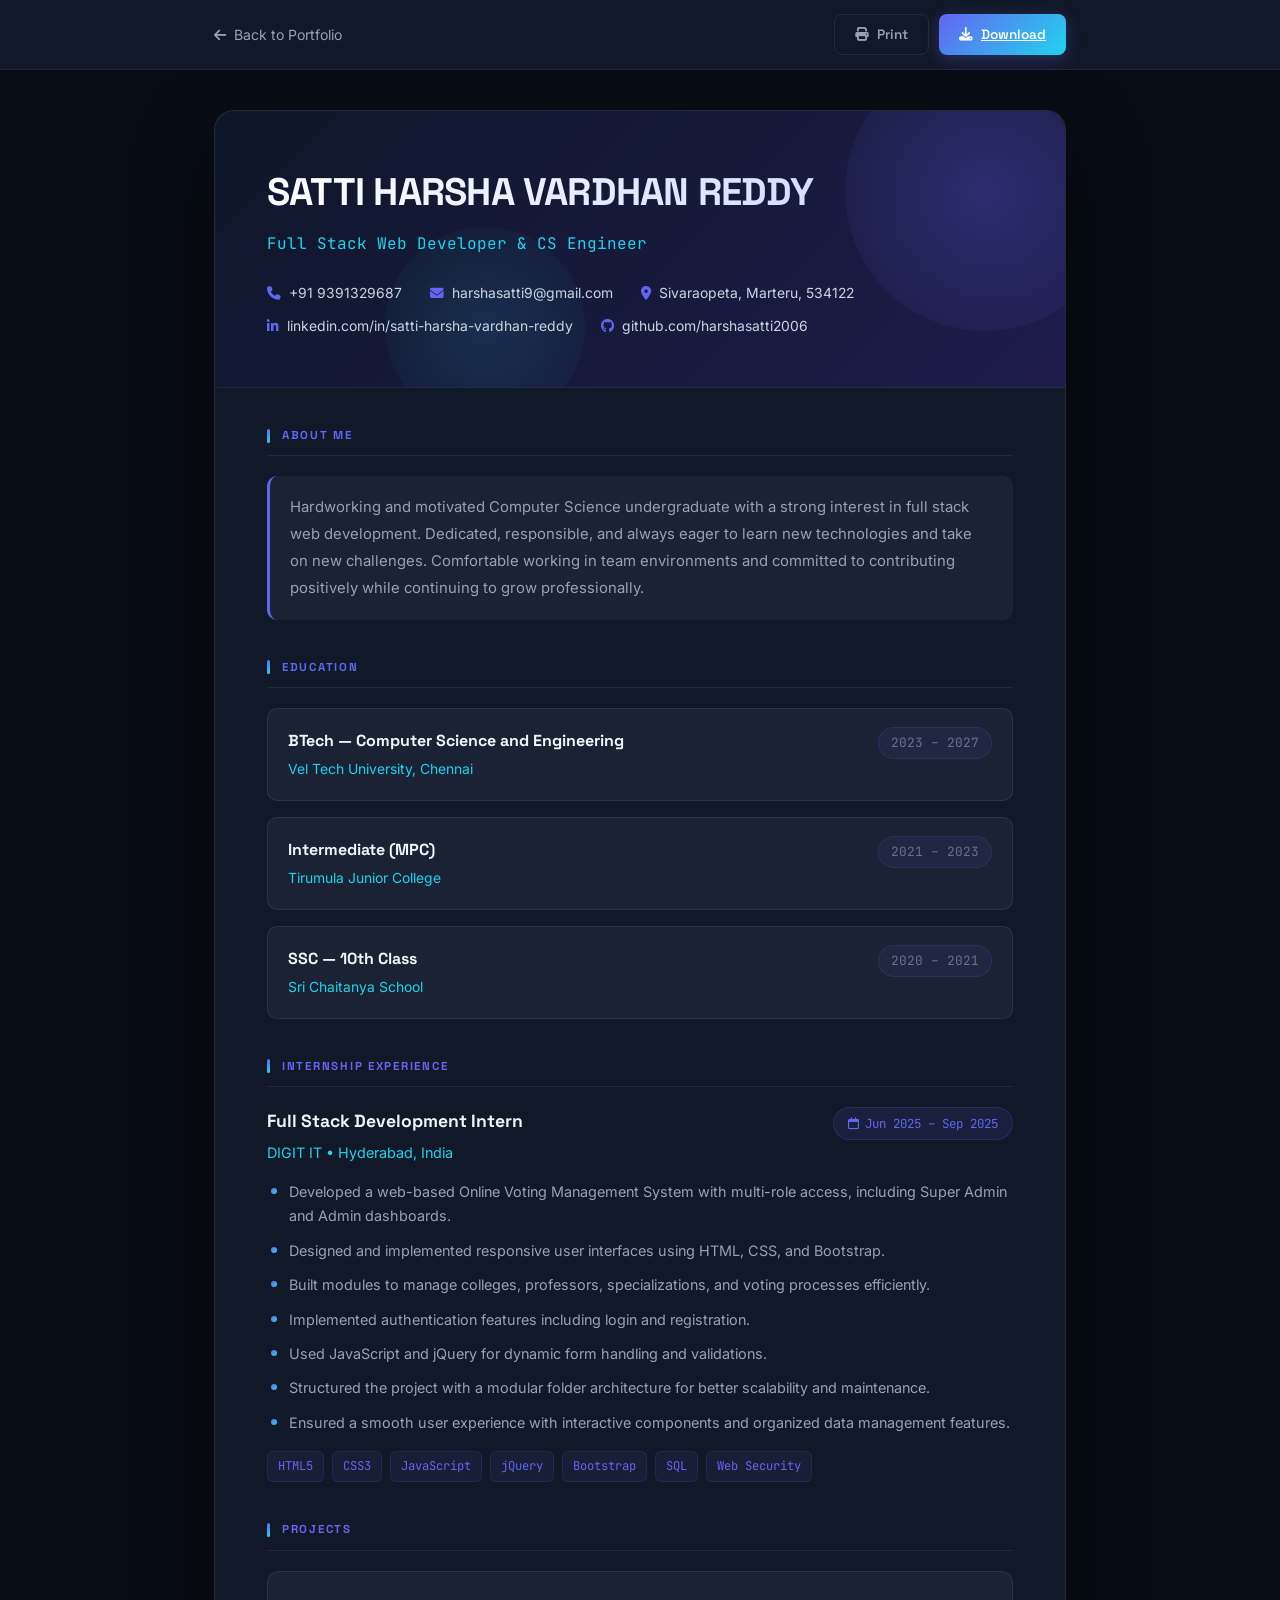
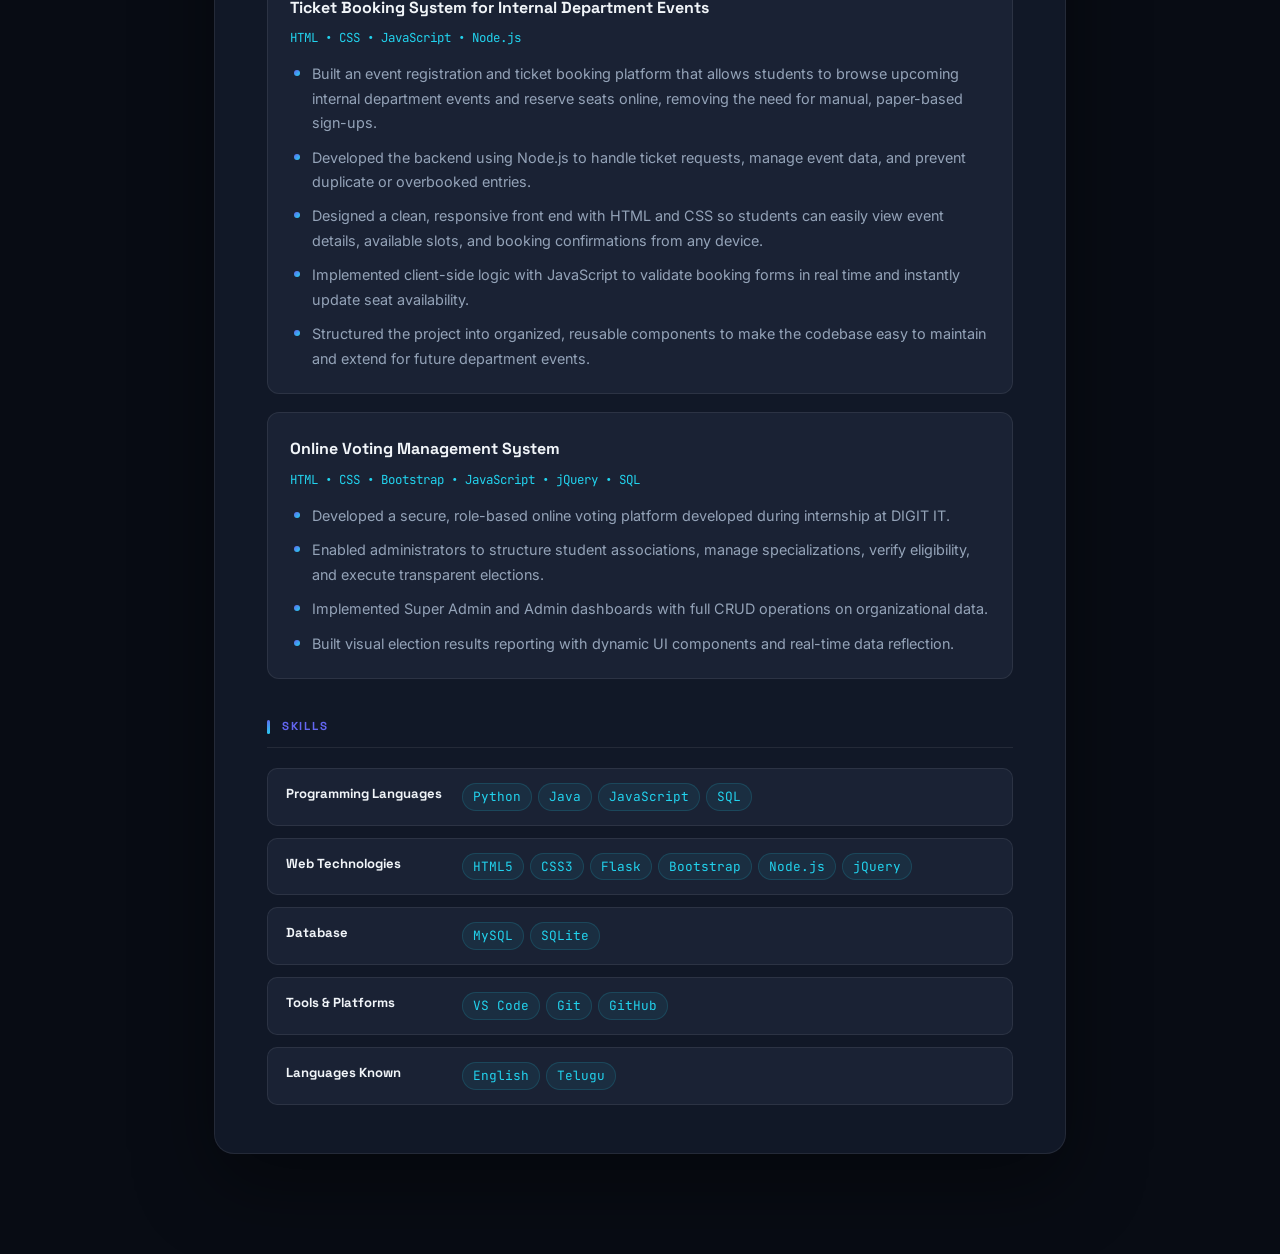
<file: resume.html>
<!DOCTYPE html>
<html lang="en">
<head>
    <meta charset="UTF-8">
    <meta name="viewport" content="width=device-width, initial-scale=1.0">
    <title>Resume — Satti Harsha Vardhan Reddy</title>
    <meta name="description" content="Resume of Satti Harsha Vardhan Reddy, Full Stack Web Developer & CS Engineer.">
    <link rel="preconnect" href="https://fonts.googleapis.com">
    <link rel="preconnect" href="https://fonts.gstatic.com" crossorigin>
    <link href="https://fonts.googleapis.com/css2?family=Inter:wght@300;400;500;600;700&family=Space+Grotesk:wght@500;600;700&family=JetBrains+Mono:wght@400;500&display=swap" rel="stylesheet">
    <link rel="stylesheet" href="https://cdnjs.cloudflare.com/ajax/libs/font-awesome/6.5.0/css/all.min.css">
    <style>
        :root {
            --accent: #6366f1;
            --accent-2: #22d3ee;
            --bg: #080c14;
            --surface: #111827;
            --surface-2: #1a2234;
            --border: rgba(255,255,255,0.08);
            --text: #f1f5f9;
            --text-2: #94a3b8;
            --text-3: #64748b;
            --grd: linear-gradient(135deg, #6366f1, #22d3ee);
            --font: 'Inter', system-ui, sans-serif;
            --font-head: 'Space Grotesk', system-ui, sans-serif;
            --font-mono: 'JetBrains Mono', monospace;
        }
        * { margin:0; padding:0; box-sizing:border-box; }
        body {
            font-family: var(--font);
            background: var(--bg);
            color: var(--text);
            line-height: 1.7;
            min-height: 100vh;
        }

        /* ── Top Bar ── */
        .topbar {
            background: var(--surface);
            border-bottom: 1px solid var(--border);
            padding: 14px 0;
            position: sticky; top: 0; z-index: 100;
            backdrop-filter: blur(12px);
        }
        .topbar-inner {
            max-width: 900px; margin: 0 auto; padding: 0 24px;
            display: flex; align-items: center; justify-content: space-between; gap: 16px;
        }
        .topbar-back {
            display: inline-flex; align-items: center; gap: 8px;
            color: var(--text-2); font-size: .88rem; transition: color .2s;
            text-decoration: none;
        }
        .topbar-back:hover { color: var(--accent); }
        .topbar-actions { display: flex; gap: 10px; }
        .topbar-btn {
            display: inline-flex; align-items: center; gap: 8px;
            padding: 9px 20px; border-radius: 8px; font-family: var(--font-head);
            font-weight: 600; font-size: .85rem; cursor: pointer; transition: all .25s;
        }
        .btn-download {
            background: var(--grd); color: #fff; border: none;
            box-shadow: 0 4px 16px rgba(99,102,241,.3);
        }
        .btn-download:hover { transform: translateY(-2px); box-shadow: 0 8px 24px rgba(99,102,241,.4); }
        .btn-print {
            background: transparent; color: var(--text-2);
            border: 1.5px solid var(--border);
        }
        .btn-print:hover { border-color: var(--accent); color: var(--accent); }

        /* ── Resume Card ── */
        .resume-wrapper {
            max-width: 900px; margin: 40px auto; padding: 0 24px 60px;
        }
        .resume-card {
            background: var(--surface);
            border: 1px solid var(--border);
            border-radius: 20px;
            overflow: hidden;
            box-shadow: 0 30px 80px rgba(0,0,0,.4);
        }

        /* ── Header Band ── */
        .resume-header {
            background: linear-gradient(135deg, #0f172a 0%, #1e1b4b 100%);
            padding: 48px 52px;
            position: relative; overflow: hidden;
            border-bottom: 1px solid var(--border);
        }
        .resume-header::before {
            content: '';
            position: absolute; top: -60px; right: -60px;
            width: 280px; height: 280px; border-radius: 50%;
            background: radial-gradient(circle, rgba(99,102,241,.25), transparent);
        }
        .resume-header::after {
            content: '';
            position: absolute; bottom: -40px; left: 20%;
            width: 200px; height: 200px; border-radius: 50%;
            background: radial-gradient(circle, rgba(34,211,238,.12), transparent);
        }
        .rh-name {
            font-family: var(--font-head);
            font-size: 2.4rem; font-weight: 700;
            letter-spacing: -.02em; margin-bottom: 6px;
            background: linear-gradient(135deg, #fff 0%, #c7d2fe 100%);
            -webkit-background-clip: text; -webkit-text-fill-color: transparent;
            background-clip: text;
            position: relative; z-index: 1;
        }
        .rh-title {
            font-family: var(--font-mono); font-size: 1rem;
            color: var(--accent-2); margin-bottom: 24px;
            position: relative; z-index: 1;
        }
        .rh-contacts {
            display: flex; flex-wrap: wrap; gap: 10px 28px;
            position: relative; z-index: 1;
        }
        .rh-contact {
            display: flex; align-items: center; gap: 8px;
            font-size: .87rem; color: #cbd5e1; text-decoration: none;
            transition: color .2s;
        }
        .rh-contact:hover { color: var(--accent-2); }
        .rh-contact i { color: var(--accent); font-size: .85rem; }

        /* ── Section Styles ── */
        .resume-body { padding: 0 52px 48px; }
        .res-section { margin-top: 38px; }
        .res-section-title {
            font-family: var(--font-head);
            font-size: .72rem; font-weight: 700;
            text-transform: uppercase; letter-spacing: .15em;
            color: var(--accent);
            display: flex; align-items: center; gap: 12px;
            margin-bottom: 20px;
            padding-bottom: 10px;
            border-bottom: 1px solid var(--border);
        }
        .res-section-title::before {
            content: '';
            width: 3px; height: 14px; border-radius: 99px;
            background: var(--grd); flex-shrink: 0;
        }

        /* About */
        .about-text {
            color: var(--text-2); font-size: .93rem; line-height: 1.8;
            padding: 18px 20px;
            background: var(--surface-2); border-radius: 10px;
            border-left: 3px solid var(--accent);
        }

        /* Education */
        .edu-grid { display: flex; flex-direction: column; gap: 16px; }
        .edu-item {
            display: flex; justify-content: space-between;
            align-items: flex-start; gap: 16px;
            padding: 18px 20px; border-radius: 10px;
            background: var(--surface-2); border: 1px solid var(--border);
            transition: border-color .25s;
        }
        .edu-item:hover { border-color: rgba(99,102,241,.3); }
        .edu-left {}
        .edu-degree {
            font-family: var(--font-head); font-size: 1rem; font-weight: 700;
            color: var(--text); margin-bottom: 4px;
        }
        .edu-inst { font-size: .87rem; color: var(--accent-2); }
        .edu-year {
            font-family: var(--font-mono); font-size: .8rem;
            color: var(--text-3); white-space: nowrap;
            background: rgba(99,102,241,.08);
            border: 1px solid rgba(99,102,241,.15);
            padding: 4px 12px; border-radius: 99px;
            flex-shrink: 0;
        }

        /* Experience */
        .exp-header-row {
            display: flex; justify-content: space-between; align-items: flex-start;
            gap: 16px; flex-wrap: wrap; margin-bottom: 14px;
        }
        .exp-role-title {
            font-family: var(--font-head); font-size: 1.1rem; font-weight: 700;
            color: var(--text); margin-bottom: 4px;
        }
        .exp-company-name {
            font-size: .9rem; color: var(--accent-2);
        }
        .exp-date-badge {
            font-family: var(--font-mono); font-size: .78rem;
            color: var(--accent); background: rgba(99,102,241,.1);
            border: 1px solid rgba(99,102,241,.2);
            padding: 5px 14px; border-radius: 99px; white-space: nowrap;
        }
        .exp-bullets { display: flex; flex-direction: column; gap: 10px; padding-left: 4px; }
        .exp-bullet {
            display: flex; align-items: flex-start; gap: 12px;
            font-size: .9rem; color: var(--text-2); line-height: 1.7;
        }
        .exp-bullet::before {
            content: '';
            width: 6px; height: 6px; border-radius: 50%;
            background: var(--grd); flex-shrink: 0; margin-top: 8px;
        }
        .exp-tech-row {
            display: flex; flex-wrap: wrap; gap: 8px; margin-top: 16px;
        }
        .exp-tech-chip {
            font-size: .76rem; font-family: var(--font-mono);
            padding: 4px 10px; border-radius: 6px;
            background: rgba(99,102,241,.08);
            border: 1px solid rgba(99,102,241,.15);
            color: var(--accent);
        }

        /* Projects */
        .proj-box {
            background: var(--surface-2); border: 1px solid var(--border);
            border-radius: 12px; padding: 22px; margin-bottom: 18px;
            transition: border-color .25s;
        }
        .proj-box:hover { border-color: rgba(99,102,241,.25); }
        .proj-box:last-child { margin-bottom: 0; }
        .proj-name {
            font-family: var(--font-head); font-size: 1rem; font-weight: 700;
            color: var(--text); margin-bottom: 6px;
        }
        .proj-stack {
            font-family: var(--font-mono); font-size: .78rem; color: var(--accent-2);
            margin-bottom: 14px;
        }

        /* Skills */
        .skills-rows { display: flex; flex-direction: column; gap: 12px; }
        .skill-row {
            display: flex; align-items: flex-start; gap: 16px;
            padding: 14px 18px; border-radius: 10px;
            background: var(--surface-2); border: 1px solid var(--border);
        }
        .skill-label {
            font-family: var(--font-head); font-size: .82rem; font-weight: 700;
            color: var(--text); min-width: 160px; flex-shrink: 0;
        }
        .skill-vals {
            font-size: .87rem; color: var(--text-2);
            display: flex; flex-wrap: wrap; gap: 6px;
        }
        .skill-chip {
            background: rgba(34,211,238,.07);
            border: 1px solid rgba(34,211,238,.15);
            color: var(--accent-2);
            padding: 2px 10px; border-radius: 99px;
            font-size: .8rem; font-family: var(--font-mono);
        }

        /* Print styles */
        @media print {
            .topbar { display: none; }
            body { background: #fff; color: #0f172a; }
            .resume-card { border: none; box-shadow: none; }
            .resume-header { background: linear-gradient(135deg,#4f46e5,#0891b2); }
            .surface-2 { background: #f8fafc; }
        }

        /* Responsive */
        @media (max-width: 640px) {
            .resume-header, .resume-body { padding-left: 24px; padding-right: 24px; }
            .rh-name { font-size: 1.8rem; }
            .edu-item { flex-direction: column; gap: 8px; }
            .exp-header-row { flex-direction: column; }
            .skill-row { flex-direction: column; gap: 8px; }
            .skill-label { min-width: auto; }
        }
    </style>
</head>
<body>

<!-- Top Action Bar -->
<div class="topbar">
    <div class="topbar-inner">
        <a href="index.html" class="topbar-back">
            <i class="fa-solid fa-arrow-left"></i>
            Back to Portfolio
        </a>
        <div class="topbar-actions">
            <button class="topbar-btn btn-print" onclick="window.print()" title="Print Resume">
                <i class="fa-solid fa-print"></i>
                Print
            </button>
            <a href="resume.html" download="Harsha_Vardhan_Resume.html" class="topbar-btn btn-download" id="download-resume-btn">
                <i class="fa-solid fa-download"></i>
                Download
            </a>
        </div>
    </div>
</div>

<!-- Resume Card -->
<div class="resume-wrapper">
    <div class="resume-card">
        <!-- Header -->
        <div class="resume-header">
            <h1 class="rh-name">SATTI HARSHA VARDHAN REDDY</h1>
            <p class="rh-title">Full Stack Web Developer &amp; CS Engineer</p>
            <div class="rh-contacts">
                <a href="tel:+919391329687" class="rh-contact">
                    <i class="fa-solid fa-phone"></i>+91 9391329687
                </a>
                <a href="mailto:harshasatti9@gmail.com" class="rh-contact">
                    <i class="fa-solid fa-envelope"></i>harshasatti9@gmail.com
                </a>
                <span class="rh-contact">
                    <i class="fa-solid fa-location-dot"></i>Sivaraopeta, Marteru, 534122
                </span>
                <a href="https://www.linkedin.com/in/satti-harsha-vardhan-reddy-48015a358" target="_blank" rel="noopener noreferrer" class="rh-contact">
                    <i class="fa-brands fa-linkedin-in"></i>linkedin.com/in/satti-harsha-vardhan-reddy
                </a>
                <a href="https://github.com/harshasatti2006" target="_blank" rel="noopener noreferrer" class="rh-contact">
                    <i class="fa-brands fa-github"></i>github.com/harshasatti2006
                </a>
            </div>
        </div>

        <!-- Body -->
        <div class="resume-body">

            <!-- About Me -->
            <div class="res-section">
                <h2 class="res-section-title">About Me</h2>
                <p class="about-text">
                    Hardworking and motivated Computer Science undergraduate with a strong interest in full stack web development. Dedicated, responsible, and always eager to learn new technologies and take on new challenges. Comfortable working in team environments and committed to contributing positively while continuing to grow professionally.
                </p>
            </div>

            <!-- Education -->
            <div class="res-section">
                <h2 class="res-section-title">Education</h2>
                <div class="edu-grid">
                    <div class="edu-item">
                        <div class="edu-left">
                            <div class="edu-degree">BTech — Computer Science and Engineering</div>
                            <div class="edu-inst">Vel Tech University, Chennai</div>
                        </div>
                        <span class="edu-year">2023 – 2027</span>
                    </div>
                    <div class="edu-item">
                        <div class="edu-left">
                            <div class="edu-degree">Intermediate (MPC)</div>
                            <div class="edu-inst">Tirumula Junior College</div>
                        </div>
                        <span class="edu-year">2021 – 2023</span>
                    </div>
                    <div class="edu-item">
                        <div class="edu-left">
                            <div class="edu-degree">SSC — 10th Class</div>
                            <div class="edu-inst">Sri Chaitanya School</div>
                        </div>
                        <span class="edu-year">2020 – 2021</span>
                    </div>
                </div>
            </div>

            <!-- Internship Experience -->
            <div class="res-section">
                <h2 class="res-section-title">Internship Experience</h2>
                <div class="exp-header-row">
                    <div>
                        <div class="exp-role-title">Full Stack Development Intern</div>
                        <div class="exp-company-name">DIGIT IT &bull; Hyderabad, India</div>
                    </div>
                    <span class="exp-date-badge"><i class="fa-regular fa-calendar" style="margin-right:6px"></i>Jun 2025 – Sep 2025</span>
                </div>
                <ul class="exp-bullets">
                    <li class="exp-bullet">Developed a web-based Online Voting Management System with multi-role access, including Super Admin and Admin dashboards.</li>
                    <li class="exp-bullet">Designed and implemented responsive user interfaces using HTML, CSS, and Bootstrap.</li>
                    <li class="exp-bullet">Built modules to manage colleges, professors, specializations, and voting processes efficiently.</li>
                    <li class="exp-bullet">Implemented authentication features including login and registration.</li>
                    <li class="exp-bullet">Used JavaScript and jQuery for dynamic form handling and validations.</li>
                    <li class="exp-bullet">Structured the project with a modular folder architecture for better scalability and maintenance.</li>
                    <li class="exp-bullet">Ensured a smooth user experience with interactive components and organized data management features.</li>
                </ul>
                <div class="exp-tech-row">
                    <span class="exp-tech-chip">HTML5</span>
                    <span class="exp-tech-chip">CSS3</span>
                    <span class="exp-tech-chip">JavaScript</span>
                    <span class="exp-tech-chip">jQuery</span>
                    <span class="exp-tech-chip">Bootstrap</span>
                    <span class="exp-tech-chip">SQL</span>
                    <span class="exp-tech-chip">Web Security</span>
                </div>
            </div>

            <!-- Projects -->
            <div class="res-section">
                <h2 class="res-section-title">Projects</h2>
                <div class="proj-box">
                    <div class="proj-name">Ticket Booking System for Internal Department Events</div>
                    <div class="proj-stack">HTML &bull; CSS &bull; JavaScript &bull; Node.js</div>
                    <ul class="exp-bullets">
                        <li class="exp-bullet">Built an event registration and ticket booking platform that allows students to browse upcoming internal department events and reserve seats online, removing the need for manual, paper-based sign-ups.</li>
                        <li class="exp-bullet">Developed the backend using Node.js to handle ticket requests, manage event data, and prevent duplicate or overbooked entries.</li>
                        <li class="exp-bullet">Designed a clean, responsive front end with HTML and CSS so students can easily view event details, available slots, and booking confirmations from any device.</li>
                        <li class="exp-bullet">Implemented client-side logic with JavaScript to validate booking forms in real time and instantly update seat availability.</li>
                        <li class="exp-bullet">Structured the project into organized, reusable components to make the codebase easy to maintain and extend for future department events.</li>
                    </ul>
                </div>
                <div class="proj-box">
                    <div class="proj-name">Online Voting Management System</div>
                    <div class="proj-stack">HTML &bull; CSS &bull; Bootstrap &bull; JavaScript &bull; jQuery &bull; SQL</div>
                    <ul class="exp-bullets">
                        <li class="exp-bullet">Developed a secure, role-based online voting platform developed during internship at DIGIT IT.</li>
                        <li class="exp-bullet">Enabled administrators to structure student associations, manage specializations, verify eligibility, and execute transparent elections.</li>
                        <li class="exp-bullet">Implemented Super Admin and Admin dashboards with full CRUD operations on organizational data.</li>
                        <li class="exp-bullet">Built visual election results reporting with dynamic UI components and real-time data reflection.</li>
                    </ul>
                </div>
            </div>

            <!-- Skills -->
            <div class="res-section">
                <h2 class="res-section-title">Skills</h2>
                <div class="skills-rows">
                    <div class="skill-row">
                        <span class="skill-label">Programming Languages</span>
                        <div class="skill-vals">
                            <span class="skill-chip">Python</span>
                            <span class="skill-chip">Java</span>
                            <span class="skill-chip">JavaScript</span>
                            <span class="skill-chip">SQL</span>
                        </div>
                    </div>
                    <div class="skill-row">
                        <span class="skill-label">Web Technologies</span>
                        <div class="skill-vals">
                            <span class="skill-chip">HTML5</span>
                            <span class="skill-chip">CSS3</span>
                            <span class="skill-chip">Flask</span>
                            <span class="skill-chip">Bootstrap</span>
                            <span class="skill-chip">Node.js</span>
                            <span class="skill-chip">jQuery</span>
                        </div>
                    </div>
                    <div class="skill-row">
                        <span class="skill-label">Database</span>
                        <div class="skill-vals">
                            <span class="skill-chip">MySQL</span>
                            <span class="skill-chip">SQLite</span>
                        </div>
                    </div>
                    <div class="skill-row">
                        <span class="skill-label">Tools &amp; Platforms</span>
                        <div class="skill-vals">
                            <span class="skill-chip">VS Code</span>
                            <span class="skill-chip">Git</span>
                            <span class="skill-chip">GitHub</span>
                        </div>
                    </div>
                    <div class="skill-row">
                        <span class="skill-label">Languages Known</span>
                        <div class="skill-vals">
                            <span class="skill-chip">English</span>
                            <span class="skill-chip">Telugu</span>
                        </div>
                    </div>
                </div>
            </div>

        </div><!-- /resume-body -->
    </div><!-- /resume-card -->
</div><!-- /resume-wrapper -->

</body>
</html>
</file>
<file: style.css>
/* ============================================================
   HARSHA VARDHAN — PROFESSIONAL PORTFOLIO
   style.css — Complete Design System
   ============================================================ */

/* ──────────────────────────────────────────────────────────── 
   1. GOOGLE FONTS & DESIGN TOKENS
   ──────────────────────────────────────────────────────────── */
:root {
  /* Palette – Dark Mode */
  --clr-bg:        #080c14;
  --clr-bg-2:      #0d1322;
  --clr-surface:   #111827;
  --clr-surface-2: #1a2234;
  --clr-border:    rgba(255,255,255,0.07);
  --clr-border-2:  rgba(255,255,255,0.12);

  /* Accent */
  --clr-accent:    #6366f1;        /* indigo */
  --clr-accent-2:  #22d3ee;        /* cyan */
  --clr-accent-3:  #a855f7;        /* purple */
  --grd-main:      linear-gradient(135deg, #6366f1 0%, #22d3ee 100%);
  --grd-purple:    linear-gradient(135deg, #6366f1 0%, #a855f7 100%);
  --grd-text:      linear-gradient(135deg, #6366f1, #22d3ee);
  --grd-hover:     linear-gradient(135deg, #22d3ee 0%, #6366f1 100%);

  /* Text */
  --clr-text:      #f1f5f9;
  --clr-text-2:    #94a3b8;
  --clr-text-3:    #64748b;

  /* Glow helpers */
  --glow-accent:   rgba(99,102,241,0.25);
  --glow-cyan:     rgba(34,211,238,0.20);

  /* Font */
  --font-sans:  'Inter', system-ui, sans-serif;
  --font-head:  'Space Grotesk', system-ui, sans-serif;
  --font-mono:  'JetBrains Mono', monospace;

  /* Sizes */
  --nav-h:      72px;
  --radius-sm:  8px;
  --radius-md:  14px;
  --radius-lg:  20px;
  --radius-xl:  28px;

  /* Transitions */
  --ease:       0.3s cubic-bezier(0.4,0,0.2,1);
  --ease-slow:  0.6s cubic-bezier(0.4,0,0.2,1);
}

/* Light mode overrides */
body.light-mode {
  --clr-bg:        #f8fafc;
  --clr-bg-2:      #f1f5f9;
  --clr-surface:   #ffffff;
  --clr-surface-2: #f8fafc;
  --clr-border:    rgba(0,0,0,0.08);
  --clr-border-2:  rgba(99,102,241,0.2);
  --clr-text:      #0f172a;
  --clr-text-2:    #475569;
  --clr-text-3:    #94a3b8;
  --glow-accent:   rgba(99,102,241,0.12);
  --glow-cyan:     rgba(34,211,238,0.10);
  --glass-shadow:  rgba(31,38,135,0.06);
}

/* ──────────────────────────────────────────────────────────── 
   2. RESET & BASE
   ──────────────────────────────────────────────────────────── */
*,*::before,*::after{margin:0;padding:0;box-sizing:border-box;}
html{scroll-behavior:smooth;font-size:16px;}
body{
  font-family:var(--font-sans);
  background:var(--clr-bg);
  color:var(--clr-text);
  overflow-x:hidden;
  line-height:1.7;
  transition:background var(--ease), color var(--ease);
}
img{max-width:100%;height:auto;display:block;}
ul{list-style:none;}
a{text-decoration:none;color:inherit;transition:color var(--ease);}
button{cursor:pointer;border:none;background:none;font-family:inherit;}

/* ── Scrollbar ── */
::-webkit-scrollbar{width:6px;}
::-webkit-scrollbar-track{background:var(--clr-bg);}
::-webkit-scrollbar-thumb{background:var(--clr-accent);border-radius:99px;}

/* ── Scroll Progress ── */
#scroll-progress{
  position:fixed;top:0;left:0;width:0%;height:3px;
  background:var(--grd-main);z-index:9999;transition:width .1s linear;
}

/* ──────────────────────────────────────────────────────────── 
   3. CUSTOM CURSOR
   ──────────────────────────────────────────────────────────── */
.cursor-dot,.cursor-outline{
  position:fixed;top:0;left:0;pointer-events:none;z-index:10000;border-radius:50%;transform:translate(-50%,-50%);
}
.cursor-dot{width:8px;height:8px;background:var(--clr-accent);transition:transform .1s;}
.cursor-outline{
  width:38px;height:38px;border:2px solid rgba(99,102,241,.5);
  transition:transform .15s, width .2s, height .2s, opacity .2s;
}
body:has(a:hover) .cursor-outline,
body:has(button:hover) .cursor-outline{width:52px;height:52px;opacity:.6;}
@media(hover:none){.cursor-dot,.cursor-outline{display:none;}}

/* ──────────────────────────────────────────────────────────── 
   4. CONTAINER & LAYOUT UTILS
   ──────────────────────────────────────────────────────────── */
.container{width:90%;max-width:1180px;margin:0 auto;padding:0 16px;}
.section{padding:110px 0;}

/* Gradient text */
.gradient-text{
  background:var(--grd-text);
  -webkit-background-clip:text;-webkit-text-fill-color:transparent;
  background-clip:text;
}

/* Section anatomy */
.section-tag{
  display:inline-block;
  font-family:var(--font-mono);
  font-size:.78rem;letter-spacing:.15em;text-transform:uppercase;
  color:var(--clr-accent-2);
  border:1px solid rgba(34,211,238,.25);
  padding:5px 16px;border-radius:99px;
  margin-bottom:18px;
  background:rgba(34,211,238,.05);
}
.section-heading{
  font-family:var(--font-head);font-size:clamp(2rem,4vw,2.8rem);
  font-weight:700;letter-spacing:-.03em;line-height:1.15;margin-bottom:14px;
}
.section-divider{
  width:56px;height:4px;border-radius:99px;
  background:var(--grd-main);margin-bottom:56px;
}

/* ──────────────────────────────────────────────────────────── 
   5. BUTTONS
   ──────────────────────────────────────────────────────────── */
.btn{
  display:inline-flex;align-items:center;gap:10px;
  padding:13px 30px;border-radius:var(--radius-sm);
  font-family:var(--font-head);font-weight:600;font-size:.95rem;
  transition:all var(--ease);position:relative;overflow:hidden;cursor:pointer;
}
.btn::after{
  content:'';position:absolute;inset:0;
  background:rgba(255,255,255,.08);opacity:0;transition:opacity var(--ease);
}
.btn:hover::after{opacity:1;}
.btn-primary{
  background:var(--grd-main);color:#fff;border:none;
  box-shadow:0 4px 20px var(--glow-accent);
}
.btn-primary:hover{transform:translateY(-3px);box-shadow:0 8px 30px var(--glow-accent);}
.btn-ghost{
  background:transparent;color:var(--clr-text);
  border:1.5px solid var(--clr-border-2);
}
.btn-ghost:hover{border-color:var(--clr-accent);color:var(--clr-accent);transform:translateY(-3px);}
.btn-outline-accent{
  background:transparent;color:var(--clr-accent);
  border:1.5px solid var(--clr-accent);
}
.btn-outline-accent:hover{background:var(--clr-accent);color:#fff;transform:translateY(-2px);}

/* ──────────────────────────────────────────────────────────── 
   6. NAVBAR
   ──────────────────────────────────────────────────────────── */
.navbar{
  position:fixed;top:0;left:0;width:100%;z-index:1000;
  height:var(--nav-h);
  background:rgba(8,12,20,.7);
  backdrop-filter:blur(16px);-webkit-backdrop-filter:blur(16px);
  border-bottom:1px solid var(--clr-border);
  transition:all var(--ease);
}
body.light-mode .navbar{background:rgba(248,250,252,.8);}
.navbar.scrolled{
  height:62px;
  background:rgba(8,12,20,.9);
  box-shadow:0 8px 32px rgba(0,0,0,.3);
}
body.light-mode .navbar.scrolled{background:rgba(248,250,252,.95);}
.nav-inner{
  display:flex;align-items:center;justify-content:space-between;
  height:100%;width:90%;max-width:1180px;margin:0 auto;padding:0 16px;
}
.nav-logo{
  font-family:var(--font-head);font-size:1.38rem;font-weight:800;
  color:var(--clr-text);letter-spacing:-.03em;
  display:inline-flex;align-items:center;
  transition:transform var(--ease);
}
.nav-logo:hover{transform:translateY(-1px);}
.logo-name{
  background:var(--grd-text);
  -webkit-background-clip:text;-webkit-text-fill-color:transparent;
  background-clip:text;
}
.logo-text{
  font-weight:400;opacity:.9;margin-left:4px;
}
.nav-links{display:flex;gap:6px;align-items:center;}
.nav-link{
  font-family:var(--font-head);font-size:.9rem;font-weight:500;
  color:var(--clr-text-2);padding:7px 14px;border-radius:var(--radius-sm);
  transition:all var(--ease);position:relative;
}
.nav-link:hover,.nav-link.active{color:var(--clr-text);background:rgba(255,255,255,.05);}
.nav-link.active::after{
  content:'';position:absolute;bottom:4px;left:50%;transform:translateX(-50%);
  width:18px;height:2px;border-radius:99px;background:var(--grd-main);
}
.nav-controls{display:flex;align-items:center;gap:12px;}
.theme-toggle{
  width:40px;height:40px;border-radius:50%;
  background:var(--clr-surface);border:1px solid var(--clr-border-2);
  color:var(--clr-text);display:flex;align-items:center;justify-content:center;
  transition:all var(--ease);font-size:1rem;
}
.theme-toggle:hover{border-color:var(--clr-accent);color:var(--clr-accent);transform:rotate(15deg);}
.hire-btn{
  background:var(--grd-main);color:#fff;
  padding:9px 22px;border-radius:var(--radius-sm);
  font-family:var(--font-head);font-weight:600;font-size:.88rem;
  box-shadow:0 2px 14px var(--glow-accent);transition:all var(--ease);
}
.hire-btn:hover{transform:translateY(-2px);box-shadow:0 6px 24px var(--glow-accent);}
.hamburger{
  display:none;flex-direction:column;gap:5px;
  width:34px;padding:4px;
}
.hamburger span{
  display:block;height:2px;background:var(--clr-text);
  border-radius:99px;transition:all var(--ease);
}
.hamburger.open span:nth-child(1){transform:translateY(7px) rotate(45deg);}
.hamburger.open span:nth-child(2){opacity:0;}
.hamburger.open span:nth-child(3){transform:translateY(-7px) rotate(-45deg);}

/* Mobile menu */
.mobile-menu{
  display:none;flex-direction:column;
  position:fixed;top:var(--nav-h);right:-100%;width:260px;
  height:calc(100vh - var(--nav-h));
  background:var(--clr-surface);
  border-left:1px solid var(--clr-border);
  padding:32px 24px;gap:8px;
  transition:right var(--ease);z-index:999;
}
.mobile-menu.open{right:0;}
.mob-link{
  font-family:var(--font-head);font-size:1.05rem;font-weight:500;
  color:var(--clr-text-2);padding:12px 16px;border-radius:var(--radius-sm);
  transition:all var(--ease);
}
.mob-link:hover{background:rgba(255,255,255,.05);color:var(--clr-text);}

/* ──────────────────────────────────────────────────────────── 
   7. HERO SECTION
   ──────────────────────────────────────────────────────────── */
.hero{
  position:relative;min-height:100vh;display:flex;align-items:center;
  padding-top:var(--nav-h);overflow:hidden;
}
#particles-canvas{
  position:absolute;inset:0;width:100%;height:100%;z-index:0;
}
/* Ambient blobs */
.blob{
  position:absolute;border-radius:50%;filter:blur(80px);
  opacity:.15;pointer-events:none;z-index:0;
}
.blob-1{
  width:500px;height:500px;top:-10%;left:-10%;
  background:radial-gradient(circle,#6366f1,transparent);
  animation:blobFloat 12s ease-in-out infinite;
}
.blob-2{
  width:400px;height:400px;top:40%;right:-5%;
  background:radial-gradient(circle,#22d3ee,transparent);
  animation:blobFloat 15s ease-in-out infinite reverse;
}
.blob-3{
  width:300px;height:300px;bottom:5%;left:30%;
  background:radial-gradient(circle,#a855f7,transparent);
  animation:blobFloat 10s ease-in-out infinite 2s;
}
@keyframes blobFloat{
  0%,100%{transform:translate(0,0) scale(1);}
  33%{transform:translate(30px,-30px) scale(1.05);}
  66%{transform:translate(-20px,20px) scale(.95);}
}

.hero-inner{
  display:grid;grid-template-columns:1fr 1fr;gap:60px;
  align-items:center;position:relative;z-index:2;
  padding-top:40px;padding-bottom:80px;
}

/* Hero Text */
.hero-badge{
  display:inline-flex;align-items:center;gap:10px;
  padding:8px 18px;border-radius:99px;margin-bottom:28px;
  background:rgba(99,102,241,.08);border:1px solid rgba(99,102,241,.25);
}
.pulse-ring{
  width:10px;height:10px;background:var(--clr-accent-2);border-radius:50%;
  position:relative;display:inline-block;flex-shrink:0;
}
.pulse-ring::before{
  content:'';position:absolute;inset:-4px;border-radius:50%;
  background:var(--clr-accent-2);opacity:.4;animation:pulse 2s ease-in-out infinite;
}
@keyframes pulse{
  0%,100%{transform:scale(1);opacity:.4;}
  50%{transform:scale(1.8);opacity:0;}
}
.badge-text{font-family:var(--font-mono);font-size:.82rem;color:var(--clr-text-2);}

.hero-title{
  font-family:var(--font-head);
  font-size:clamp(2.4rem,5vw,3.6rem);
  font-weight:800;letter-spacing:-.04em;line-height:1.1;margin-bottom:16px;
}

/* Typewriter / Dynamic text */
.hero-roles{
  font-family:var(--font-mono);font-size:1.15rem;color:var(--clr-text-2);
  margin-bottom:24px;display:flex;align-items:center;gap:6px;
}
.static-text{color:var(--clr-text-3);}
#dynamic-text{
  color:var(--clr-accent-2);min-width:200px;display:inline-block;
}
.cursor-blink{
  color:var(--clr-accent);font-weight:300;
  animation:blink .8s step-end infinite;
}
@keyframes blink{50%{opacity:0;}}

.hero-desc{
  color:var(--clr-text-2);font-size:1.05rem;max-width:480px;margin-bottom:36px;line-height:1.75;
}
.hero-cta{display:flex;gap:16px;margin-bottom:40px;flex-wrap:wrap;}
.hero-socials{display:flex;gap:14px;}
.social-link{
  width:44px;height:44px;border-radius:50%;
  background:var(--clr-surface);border:1px solid var(--clr-border-2);
  color:var(--clr-text-2);display:flex;align-items:center;justify-content:center;
  font-size:1rem;transition:all var(--ease);
}
.social-link:hover{
  color:var(--clr-accent);border-color:var(--clr-accent);
  transform:translateY(-4px);box-shadow:0 8px 20px var(--glow-accent);
}

/* Hero Visual – Avatar with orbits */
.hero-visual{position:relative;display:flex;justify-content:center;align-items:center;}
.avatar-orbit-wrapper{
  position:relative;width:320px;height:320px;display:flex;justify-content:center;align-items:center;
}
/* Orbit rings */
.orbit{
  position:absolute;border-radius:50%;border:1px dashed rgba(99,102,241,.25);
  display:flex;align-items:flex-start;justify-content:center;
}
.orbit-1{width:370px;height:370px;animation:spin 12s linear infinite;}
.orbit-2{width:430px;height:430px;animation:spin 18s linear infinite reverse;}
.orbit-3{width:490px;height:490px;animation:spin 24s linear infinite;}
@keyframes spin{to{transform:rotate(360deg);}}
.orbit-dot{
  width:36px;height:36px;border-radius:50%;margin-top:-18px;
  background:var(--clr-surface-2);border:1px solid var(--clr-border-2);
  display:flex;align-items:center;justify-content:center;
  font-size:1rem;color:var(--clr-accent);
  box-shadow:0 0 12px var(--glow-accent);
  /* Counter-rotate so icon stays upright */
}
.orbit-1 .orbit-dot{animation:counterSpin 12s linear infinite;}
.orbit-2 .orbit-dot{animation:counterSpin 18s linear infinite reverse;}
.orbit-3 .orbit-dot{animation:counterSpin 24s linear infinite;}
@keyframes counterSpin{to{transform:rotate(-360deg);}}

.avatar-glow{
  position:absolute;width:260px;height:260px;border-radius:50%;
  background:var(--grd-purple);filter:blur(40px);opacity:.35;z-index:1;
  animation:glowPulse 4s ease-in-out infinite alternate;
}
@keyframes glowPulse{from{opacity:.25;transform:scale(.9);}to{opacity:.5;transform:scale(1.05);}}
.avatar-ring{
  position:absolute;width:280px;height:280px;border-radius:50%;z-index:2;
  background:var(--grd-main);padding:3px;
}
.avatar-frame{
  width:274px;height:274px;border-radius:50%;overflow:hidden;
  position:relative;z-index:3;background:var(--clr-surface);
  border:4px solid var(--clr-bg);
}
.avatar-photo{width:100%;height:100%;object-fit:cover;border-radius:50%;transition:transform var(--ease-slow);}
.avatar-frame:hover .avatar-photo{transform:scale(1.06);}

/* Floating stat cards */
.stat-card{
  position:absolute;
  background:rgba(17,24,39,.85);
  backdrop-filter:blur(12px);
  border:1px solid var(--clr-border-2);
  border-radius:var(--radius-md);padding:14px 20px;
  display:flex;align-items:center;gap:12px;
  box-shadow:0 8px 32px rgba(0,0,0,.3);
  animation:floatCard 4s ease-in-out infinite;
}
body.light-mode .stat-card{background:rgba(255,255,255,.9);}
.stat-card-1{bottom:-20px;left:-50px;animation-delay:0s;}
.stat-card-2{top:-10px;right:-50px;animation-delay:1.5s;}
@keyframes floatCard{
  0%,100%{transform:translateY(0);}
  50%{transform:translateY(-8px);}
}
.stat-icon{
  width:40px;height:40px;border-radius:10px;
  background:var(--grd-main);display:flex;align-items:center;justify-content:center;
  color:#fff;font-size:1.1rem;flex-shrink:0;
}
.stat-num{font-family:var(--font-head);font-size:1.4rem;font-weight:700;color:var(--clr-text);}
.stat-label{font-size:.75rem;color:var(--clr-text-2);display:block;margin-top:1px;}

/* Scroll hint */
.scroll-hint{
  position:absolute;bottom:30px;left:50%;transform:translateX(-50%);
  display:flex;flex-direction:column;align-items:center;gap:8px;
  color:var(--clr-text-3);font-size:.78rem;z-index:2;
  animation:fadeInUp 1s 2s both;
}
.scroll-mouse{
  width:22px;height:34px;border:2px solid var(--clr-border-2);
  border-radius:14px;display:flex;justify-content:center;padding-top:6px;
}
.scroll-wheel{
  width:4px;height:8px;background:var(--clr-accent);border-radius:99px;
  animation:scrollDown 2s ease-in-out infinite;
}
@keyframes scrollDown{
  0%{transform:translateY(0);opacity:1;}
  100%{transform:translateY(12px);opacity:0;}
}
@keyframes fadeInUp{from{opacity:0;transform:translate(-50%,20px);}to{opacity:1;transform:translate(-50%,0);}}

/* ──────────────────────────────────────────────────────────── 
   8. SECTION REVEAL ANIMATION
   ──────────────────────────────────────────────────────────── */
.reveal{opacity:0;transform:translateY(40px);transition:opacity .7s ease, transform .7s ease;}
.reveal.visible{opacity:1;transform:translateY(0);}

/* ──────────────────────────────────────────────────────────── 
   9. ABOUT SECTION
   ──────────────────────────────────────────────────────────── */
.about-section{background:var(--clr-bg-2);}
.about-layout{display:grid;grid-template-columns:300px 1fr;gap:56px;align-items:start;}
.about-left{display:flex;flex-direction:column;gap:0;}

.quick-info{
  background:var(--clr-surface);border:1px solid var(--clr-border);
  border-radius:var(--radius-md);padding:22px;
  display:flex;flex-direction:column;gap:14px;
}
.qi-item{display:flex;align-items:center;gap:12px;font-size:.9rem;color:var(--clr-text-2);}
.qi-item i{color:var(--clr-accent);width:18px;flex-shrink:0;}

.about-subtitle{
  font-family:var(--font-head);font-size:1.4rem;font-weight:700;margin-bottom:16px;
}
.about-para{color:var(--clr-text-2);font-size:1rem;margin-bottom:16px;line-height:1.8;}
.about-highlights{
  display:grid;grid-template-columns:1fr 1fr 1fr;gap:16px;margin-bottom:16px;
}
.hl-item{
  background:var(--clr-surface);border:1px solid var(--clr-border);
  border-radius:var(--radius-md);padding:18px;display:flex;flex-direction:column;gap:10px;
  transition:border-color var(--ease),transform var(--ease);
}
.hl-item:hover{border-color:var(--clr-accent);transform:translateY(-4px);}
.hl-icon{
  width:42px;height:42px;border-radius:10px;
  background:rgba(99,102,241,.1);color:var(--clr-accent);
  display:flex;align-items:center;justify-content:center;font-size:1.1rem;
}
.hl-item strong{font-family:var(--font-head);font-size:.95rem;}
.hl-item p{font-size:.82rem;color:var(--clr-text-2);}

/* Timeline */
.timeline{display:flex;flex-direction:column;gap:0;position:relative;padding-left:30px;}
.timeline::before{
  content:'';position:absolute;left:10px;top:0;bottom:0;
  width:2px;background:var(--clr-border-2);border-radius:99px;
}
.tl-item{position:relative;padding-bottom:32px;}
.tl-item:last-child{padding-bottom:0;}
.tl-marker{position:absolute;left:-30px;top:4px;}
.tl-dot{
  width:20px;height:20px;border-radius:50%;
  background:var(--clr-bg);border:3px solid var(--clr-accent);
  position:relative;z-index:1;transition:all var(--ease);
}
.tl-item:hover .tl-dot{background:var(--clr-accent);box-shadow:0 0 14px var(--glow-accent);}
.tl-year{
  font-family:var(--font-mono);font-size:.78rem;color:var(--clr-accent-2);
  margin-bottom:8px;
}
.tl-title{font-family:var(--font-head);font-size:1.05rem;font-weight:700;margin-bottom:6px;}
.tl-inst{font-size:.9rem;color:var(--clr-accent);margin-bottom:8px;}
.tl-inst i{margin-right:6px;}
.tl-desc{font-size:.88rem;color:var(--clr-text-2);line-height:1.7;}

/* ──────────────────────────────────────────────────────────── 
   10. EXPERIENCE SECTION
   ──────────────────────────────────────────────────────────── */
.experience-section{background:var(--clr-bg);}
.exp-card{
  max-width:900px;margin:0 auto;
  background:var(--clr-surface);
  border:1px solid var(--clr-border);
  border-radius:var(--radius-xl);
  padding:44px;
  position:relative;overflow:hidden;
  transition:border-color var(--ease),box-shadow var(--ease);
  box-shadow:0 20px 60px rgba(0,0,0,.15);
}
.exp-card:hover{border-color:rgba(99,102,241,.3);box-shadow:0 25px 70px rgba(99,102,241,.15);}
.exp-glow{
  position:absolute;top:-80px;right:-80px;
  width:250px;height:250px;border-radius:50%;
  background:radial-gradient(circle,rgba(99,102,241,.12),transparent);pointer-events:none;
}
.exp-top{
  display:flex;justify-content:space-between;align-items:flex-start;
  flex-wrap:wrap;gap:20px;
  padding-bottom:28px;margin-bottom:28px;
  border-bottom:1px solid var(--clr-border);
}
.exp-company-block{display:flex;gap:18px;align-items:center;}
.exp-company-logo{
  width:56px;height:56px;border-radius:var(--radius-md);
  background:var(--grd-main);display:flex;align-items:center;justify-content:center;
  color:#fff;font-size:1.4rem;flex-shrink:0;
}
.exp-role{font-family:var(--font-head);font-size:1.35rem;font-weight:700;margin-bottom:4px;}
.exp-company{font-size:.92rem;color:var(--clr-accent-2);}
.exp-duration-block{display:flex;flex-direction:column;align-items:flex-end;gap:8px;}
.exp-duration-badge,.exp-type-badge{
  display:inline-flex;align-items:center;gap:7px;
  padding:6px 14px;border-radius:99px;font-size:.8rem;font-family:var(--font-mono);
}
.exp-duration-badge{
  background:rgba(99,102,241,.1);color:var(--clr-accent);border:1px solid rgba(99,102,241,.2);
}
.exp-type-badge{
  background:rgba(34,211,238,.08);color:var(--clr-accent-2);border:1px solid rgba(34,211,238,.2);
}
.exp-summary{color:var(--clr-text-2);font-size:.98rem;margin-bottom:24px;line-height:1.75;}
.exp-achievements{display:flex;flex-direction:column;gap:14px;margin-bottom:28px;}
.exp-achievements li{display:flex;align-items:flex-start;gap:14px;color:var(--clr-text-2);font-size:.95rem;line-height:1.7;}
.ach-dot{
  width:8px;height:8px;border-radius:50%;background:var(--grd-main);
  flex-shrink:0;margin-top:8px;
}
.exp-stack{display:flex;flex-wrap:wrap;gap:10px;padding-top:20px;border-top:1px solid var(--clr-border);}
.stack-tag{
  display:inline-flex;align-items:center;gap:6px;
  padding:6px 14px;border-radius:var(--radius-sm);
  background:var(--clr-surface-2);border:1px solid var(--clr-border);
  font-size:.82rem;font-family:var(--font-mono);color:var(--clr-text-2);
  transition:all var(--ease);
}
.stack-tag:hover{border-color:var(--clr-accent);color:var(--clr-accent);}

/* ──────────────────────────────────────────────────────────── 
   11. PROJECTS SECTION
   ──────────────────────────────────────────────────────────── */
.projects-section{background:var(--clr-bg-2);}
.projects-grid{display:grid;grid-template-columns:repeat(2,1fr);gap:32px;}
.proj-card{
  background:var(--clr-surface);border:1px solid var(--clr-border);
  border-radius:var(--radius-xl);padding:36px;
  position:relative;overflow:hidden;
  transition:all var(--ease);
  display:flex;flex-direction:column;
}
.proj-card:hover{border-color:rgba(99,102,241,.3);transform:translateY(-6px);box-shadow:0 20px 50px rgba(99,102,241,.15);}
.proj-card.featured{border-color:rgba(99,102,241,.25);}
.proj-featured-tag{
  position:absolute;top:16px;right:16px;
  font-size:.75rem;font-family:var(--font-mono);
  background:var(--grd-main);color:#fff;
  padding:4px 12px;border-radius:99px;
}
.proj-number{
  font-family:var(--font-mono);font-size:3.5rem;font-weight:700;
  color:var(--clr-border-2);line-height:1;margin-bottom:16px;
  position:absolute;top:20px;left:28px;opacity:.4;
}
.proj-top{display:flex;justify-content:space-between;align-items:center;margin-bottom:18px;margin-top:20px;}
.proj-icon-wrap{
  width:52px;height:52px;border-radius:var(--radius-md);
  background:rgba(99,102,241,.12);border:1px solid rgba(99,102,241,.2);
  display:flex;align-items:center;justify-content:center;
  font-size:1.4rem;color:var(--clr-accent);
}
.proj-badge{
  font-size:.75rem;font-family:var(--font-mono);
  background:rgba(34,211,238,.08);color:var(--clr-accent-2);
  border:1px solid rgba(34,211,238,.2);
  padding:5px 12px;border-radius:99px;
}
.proj-title{font-family:var(--font-head);font-size:1.3rem;font-weight:700;margin-bottom:12px;}
.proj-desc{color:var(--clr-text-2);font-size:.92rem;margin-bottom:20px;line-height:1.75;flex:1;}
.proj-features{display:flex;flex-direction:column;gap:8px;margin-bottom:22px;}
.proj-features li{
  display:flex;align-items:center;gap:10px;
  font-size:.88rem;color:var(--clr-text-2);
}
.proj-features li i{color:var(--clr-accent-2);font-size:.85rem;}
.proj-tech-bar{display:flex;flex-wrap:wrap;gap:8px;margin-top:auto;padding-top:16px;border-top:1px solid var(--clr-border);}
.proj-tech-bar span{
  font-size:.75rem;font-family:var(--font-mono);
  padding:4px 10px;border-radius:var(--radius-sm);
  background:var(--clr-surface-2);border:1px solid var(--clr-border);
  color:var(--clr-text-3);
}

/* ──────────────────────────────────────────────────────────── 
   12. CERTIFICATIONS SECTION
   ──────────────────────────────────────────────────────────── */
.certs-section{background:var(--clr-bg);}
.certs-grid{display:grid;grid-template-columns:repeat(3,1fr);gap:28px;}
.cert-card{
  background:var(--clr-surface);border:1px solid var(--clr-border);
  border-radius:var(--radius-xl);padding:32px;
  position:relative;overflow:hidden;
  display:flex;flex-direction:column;gap:14px;
  transition:all var(--ease);
}
.cert-card:hover{border-color:rgba(99,102,241,.3);transform:translateY(-6px);box-shadow:0 20px 50px rgba(99,102,241,.12);}
/* Shimmer effect on hover */
.cert-shimmer{
  position:absolute;top:0;left:-100%;width:60%;height:100%;
  background:linear-gradient(90deg,transparent,rgba(255,255,255,.04),transparent);
  transition:left .6s ease;pointer-events:none;
}
.cert-card:hover .cert-shimmer{left:150%;}
/* Top bar accent */
.cert-card::before{
  content:'';position:absolute;top:0;left:0;right:0;height:3px;
  background:var(--grd-main);transform:scaleX(0);transform-origin:left;
  transition:transform .4s ease;
}
.cert-card:hover::before{transform:scaleX(1);}

.cert-header{display:flex;align-items:center;gap:14px;}
.cert-badge-icon{
  width:50px;height:50px;border-radius:var(--radius-md);
  background:rgba(99,102,241,.1);border:1px solid rgba(99,102,241,.2);
  display:flex;align-items:center;justify-content:center;
  font-size:1.4rem;color:var(--clr-accent);flex-shrink:0;
}
.cert-issuer-wrap{display:flex;flex-direction:column;gap:4px;}
.cert-issuer-name{font-family:var(--font-head);font-size:.88rem;font-weight:600;color:var(--clr-text);}
.cert-verified{font-size:.72rem;color:#22c55e;display:flex;align-items:center;gap:4px;}
.cert-title{font-family:var(--font-head);font-size:1.1rem;font-weight:700;}
.cert-subtitle{font-size:.85rem;color:var(--clr-text-2);line-height:1.5;}
.cert-meta-row{display:flex;align-items:center;gap:8px;margin-top:auto;}
.cert-date{
  font-size:.8rem;font-family:var(--font-mono);color:var(--clr-text-3);
  display:flex;align-items:center;gap:6px;
}
.cert-view-btn{
  display:flex;align-items:center;justify-content:center;gap:8px;
  padding:11px 20px;border-radius:var(--radius-sm);
  background:rgba(99,102,241,.1);border:1px solid rgba(99,102,241,.2);
  color:var(--clr-accent);font-family:var(--font-head);font-weight:600;font-size:.88rem;
  transition:all var(--ease);margin-top:6px;
}
.cert-view-btn:hover{background:var(--clr-accent);color:#fff;border-color:var(--clr-accent);}

/* ──────────────────────────────────────────────────────────── 
   13. SKILLS SECTION
   ──────────────────────────────────────────────────────────── */
.skills-section{background:var(--clr-bg-2);}
.skills-layout{display:grid;grid-template-columns:repeat(3,1fr);gap:28px;margin-bottom:48px;}
.skill-category{
  background:var(--clr-surface);border:1px solid var(--clr-border);
  border-radius:var(--radius-xl);padding:30px;
  transition:all var(--ease);
}
.skill-category:hover{border-color:rgba(99,102,241,.25);transform:translateY(-4px);}
.skill-cat-header{display:flex;align-items:center;gap:14px;margin-bottom:28px;}
.skill-cat-icon{
  width:44px;height:44px;border-radius:10px;
  background:rgba(99,102,241,.1);color:var(--clr-accent);
  display:flex;align-items:center;justify-content:center;font-size:1.1rem;
}
.skill-cat-header h3{font-family:var(--font-head);font-size:1.1rem;font-weight:700;}
.skill-bars{display:flex;flex-direction:column;gap:18px;}
.skill-item{}
.skill-meta{display:flex;justify-content:space-between;margin-bottom:8px;font-size:.88rem;}
.skill-pct{color:var(--clr-accent);font-family:var(--font-mono);}
.skill-track{
  height:6px;background:var(--clr-border-2);border-radius:99px;overflow:hidden;
}
.skill-fill{
  height:100%;width:0%;border-radius:99px;
  background:var(--grd-main);
  transition:width 1.2s cubic-bezier(0.1,1,0.1,1);
}

/* Tech cloud */
.tech-cloud{display:flex;flex-wrap:wrap;gap:10px;justify-content:center;}
.tech-chip{
  display:inline-flex;align-items:center;gap:7px;
  padding:8px 16px;border-radius:99px;
  background:var(--clr-surface);border:1px solid var(--clr-border);
  font-size:.85rem;color:var(--clr-text-2);
  transition:all var(--ease);
}
.tech-chip:hover{border-color:var(--clr-accent);color:var(--clr-accent);transform:translateY(-3px);}

/* ──────────────────────────────────────────────────────────── 
   14. CONTACT SECTION
   ──────────────────────────────────────────────────────────── */
.contact-section{background:var(--clr-bg);}
.contact-intro-text{color:var(--clr-text-2);font-size:1rem;max-width:600px;margin:0 auto 52px;text-align:center;line-height:1.8;}
.contact-layout{display:grid;grid-template-columns:1fr 1.3fr;gap:44px;align-items:start;}
.contact-panel-title{font-family:var(--font-head);font-size:1.25rem;font-weight:700;margin-bottom:24px;}
.contact-info-panel{
  background:var(--clr-surface);border:1px solid var(--clr-border);
  border-radius:var(--radius-xl);padding:36px;
}
.contact-items{display:flex;flex-direction:column;gap:14px;}
.contact-item{
  display:flex;align-items:center;gap:14px;
  padding:15px;border-radius:var(--radius-md);
  border:1px solid var(--clr-border);background:var(--clr-surface-2);
  transition:all var(--ease);
}
a.contact-item:hover{border-color:var(--clr-accent);transform:translateX(5px);}
.ci-icon{
  width:44px;height:44px;border-radius:10px;flex-shrink:0;
  background:rgba(99,102,241,.1);color:var(--clr-accent);
  display:flex;align-items:center;justify-content:center;font-size:1.05rem;
}
.ci-text{display:flex;flex-direction:column;flex:1;}
.ci-label{font-size:.72rem;color:var(--clr-text-3);text-transform:uppercase;letter-spacing:.08em;font-family:var(--font-mono);}
.ci-val{font-size:.88rem;font-weight:500;color:var(--clr-text);word-break:break-all;}
.ci-arrow{color:var(--clr-text-3);font-size:.8rem;margin-left:auto;}

/* Contact Form */
.contact-form-panel{
  background:var(--clr-surface);border:1px solid var(--clr-border);
  border-radius:var(--radius-xl);padding:36px;
}
.contact-form{display:flex;flex-direction:column;gap:20px;}
.form-row{display:grid;grid-template-columns:1fr 1fr;gap:20px;}
.form-field{display:flex;flex-direction:column;gap:7px;}
.form-field label{font-family:var(--font-head);font-size:.82rem;font-weight:600;color:var(--clr-text-2);}
.input-wrap{
  position:relative;display:flex;align-items:center;
  background:var(--clr-surface-2);border:1.5px solid var(--clr-border);
  border-radius:var(--radius-sm);
  transition:border-color var(--ease),box-shadow var(--ease);
}
.input-wrap:focus-within{border-color:var(--clr-accent);box-shadow:0 0 0 3px var(--glow-accent);}
.input-wrap > i{
  position:absolute;left:14px;color:var(--clr-text-3);font-size:.9rem;pointer-events:none;
}
.input-wrap input,.input-wrap textarea{
  width:100%;padding:13px 14px 13px 42px;
  background:transparent;border:none;outline:none;
  color:var(--clr-text);font-family:var(--font-sans);font-size:.9rem;
}
.textarea-wrap{align-items:flex-start;}
.textarea-wrap > i{top:15px;}
.input-wrap textarea{resize:vertical;min-height:120px;padding-left:42px;}
.field-error{font-size:.78rem;color:#ef4444;min-height:16px;}
.submit-btn{border:none;width:100%;justify-content:center;padding:15px;}
.form-success{
  display:none;align-items:center;gap:10px;
  color:#22c55e;font-weight:500;font-size:.92rem;
  padding:12px 18px;border-radius:var(--radius-sm);
  background:rgba(34,197,94,.08);border:1px solid rgba(34,197,94,.2);
}
.form-success.show{display:flex;}

/* ──────────────────────────────────────────────────────────── 
   15. RESUME SECTION (HERO INLINE)
   ──────────────────────────────────────────────────────────── */
/* Resume button styles — placed inside hero-cta */
.btn-resume{
  background:transparent;color:var(--clr-accent-2);
  border:1.5px solid rgba(34,211,238,.4);
}
.btn-resume:hover{
  background:rgba(34,211,238,.08);border-color:var(--clr-accent-2);
  transform:translateY(-3px);
}

/* ──────────────────────────────────────────────────────────── 
   16. FOOTER
   ──────────────────────────────────────────────────────────── */
.footer{
  background:var(--clr-surface);border-top:1px solid var(--clr-border);
  padding:48px 0 24px;
}

.footer-bottom{
  border-top:1px solid var(--clr-border);padding-top:20px;
  text-align:center;color:var(--clr-text-3);font-size:.85rem;
}
.heart{color:#ef4444;}

/* ──────────────────────────────────────────────────────────── 
   17. BACK TO TOP
   ──────────────────────────────────────────────────────────── */
.back-to-top{
  position:fixed;bottom:28px;right:28px;
  width:46px;height:46px;border-radius:50%;
  background:var(--grd-main);color:#fff;
  display:flex;align-items:center;justify-content:center;font-size:.95rem;
  box-shadow:0 4px 20px var(--glow-accent);
  opacity:0;pointer-events:none;transform:translateY(14px);
  transition:all var(--ease);z-index:900;
}
.back-to-top.show{opacity:1;pointer-events:auto;transform:translateY(0);}
.back-to-top:hover{transform:translateY(-4px);box-shadow:0 8px 28px var(--glow-accent);}

/* ──────────────────────────────────────────────────────────── 
   18. RESPONSIVE
   ──────────────────────────────────────────────────────────── */
@media(max-width:1080px){
  .orbit-1{width:300px;height:300px;}
  .orbit-2{width:360px;height:360px;}
  .orbit-3{width:410px;height:410px;}
}
@media(max-width:960px){
  .nav-links{display:none;}
  .hamburger{display:flex;}
  .mobile-menu{display:flex;}
  .hire-btn{display:none;}
  .hero-inner{grid-template-columns:1fr;text-align:center;gap:40px;padding-top:20px;}
  .hero-text{display:flex;flex-direction:column;align-items:center;}
  .hero-desc{margin-inline:auto;}
  .hero-cta{justify-content:center;}
  .hero-socials{justify-content:center;}
  .avatar-orbit-wrapper{width:240px;height:240px;}
  .orbit-1{width:270px;height:270px;}
  .orbit-2{width:330px;height:330px;}
  .orbit-3{display:none;}
  .avatar-ring{width:210px;height:210px;}
  .avatar-frame{width:202px;height:202px;}
  .stat-card-1{bottom:-10px;left:-10px;}
  .stat-card-2{top:-10px;right:-10px;}
  .about-layout{grid-template-columns:1fr;}
  .about-highlights{grid-template-columns:1fr 1fr;}
  .contact-layout{grid-template-columns:1fr;}
  .certs-grid{grid-template-columns:repeat(2,1fr);}
}
@media(max-width:768px){
  .section{padding:80px 0;}
  .projects-grid{grid-template-columns:1fr;}
  .skills-layout{grid-template-columns:1fr;}
  .certs-grid{grid-template-columns:1fr;}
  .form-row{grid-template-columns:1fr;}
  .exp-card{padding:28px;}
  .about-highlights{grid-template-columns:1fr;}
  .footer-inner{flex-direction:column;}
}
@media(max-width:480px){
  .hero-title{font-size:2.2rem;}
  .hero-cta{flex-direction:column;width:100%;}
  .hero-cta .btn{width:100%;justify-content:center;}
  .avatar-orbit-wrapper{width:180px;height:180px;}
  .orbit-1{width:210px;height:210px;}
  .orbit-2{width:260px;height:260px;}
  .avatar-ring{width:158px;height:158px;}
  .avatar-frame{width:150px;height:150px;}
  .stat-card{padding:10px 14px;}
}
</file>
